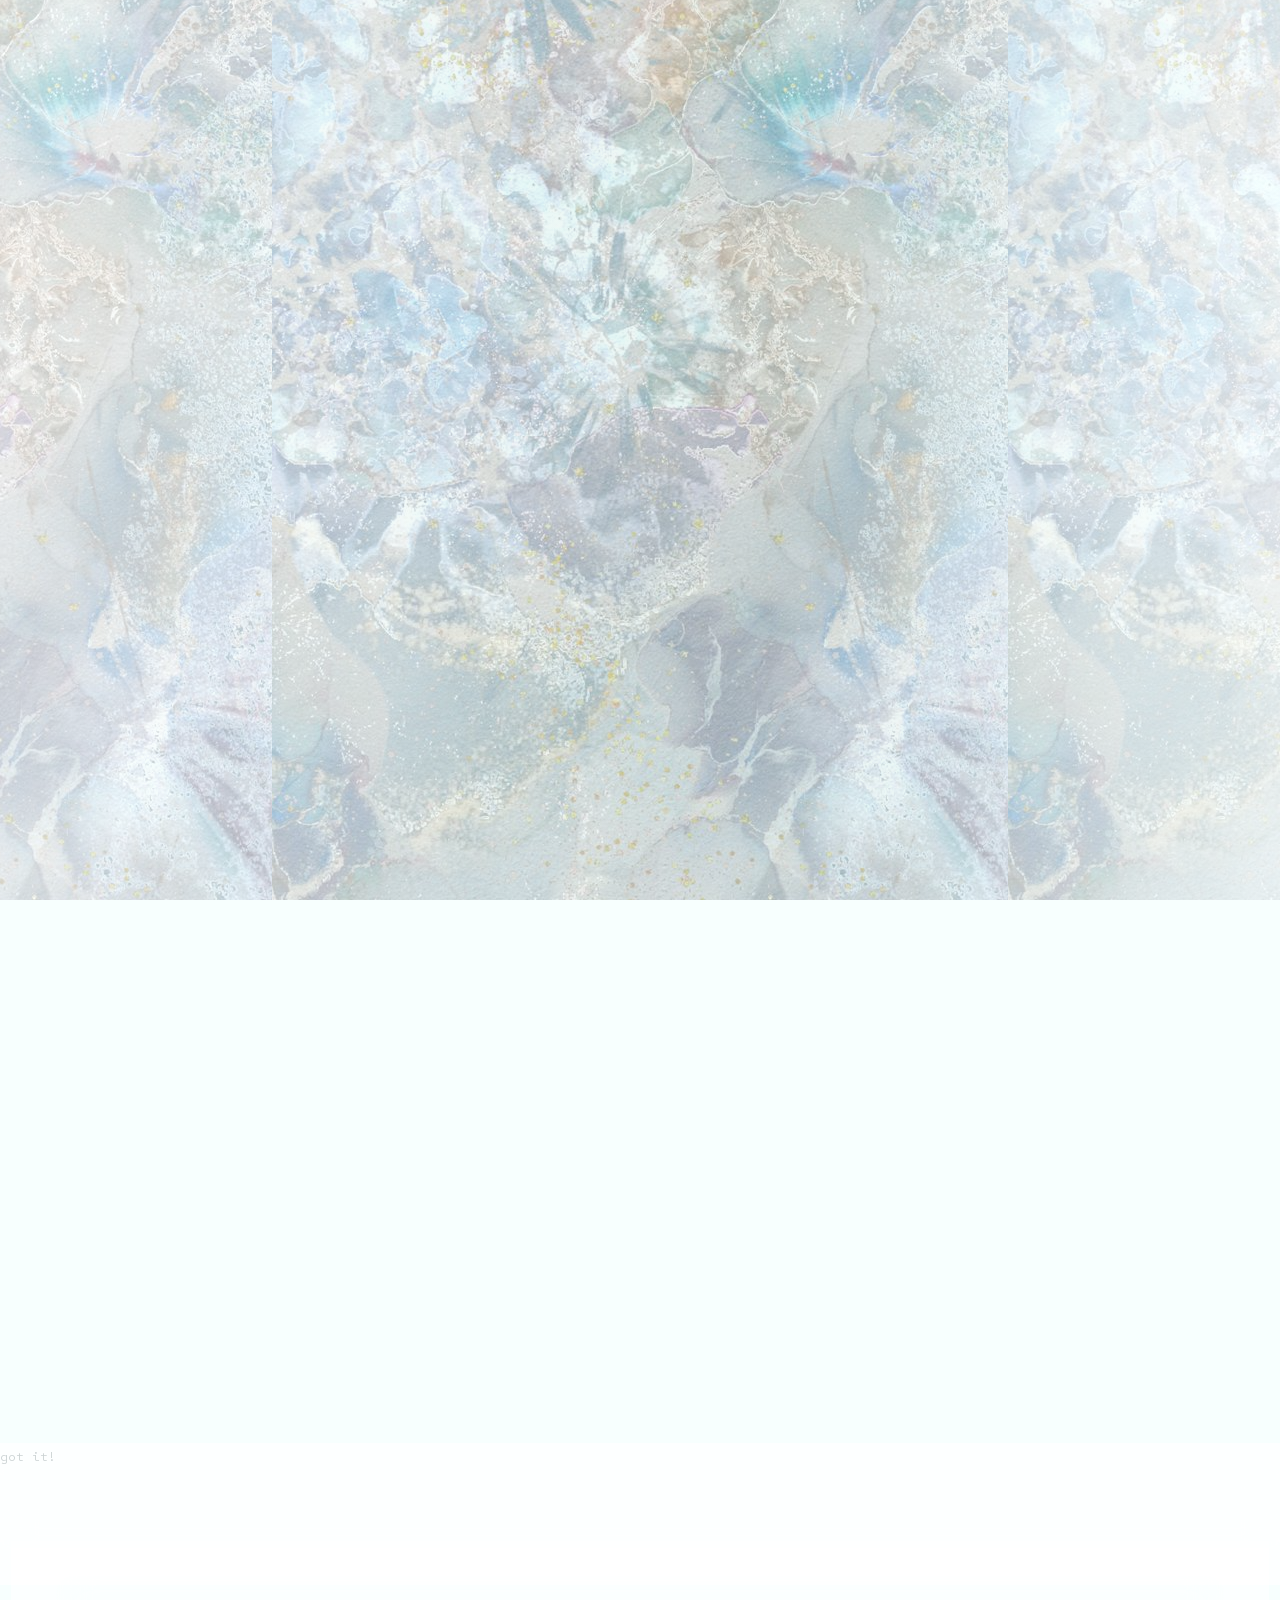
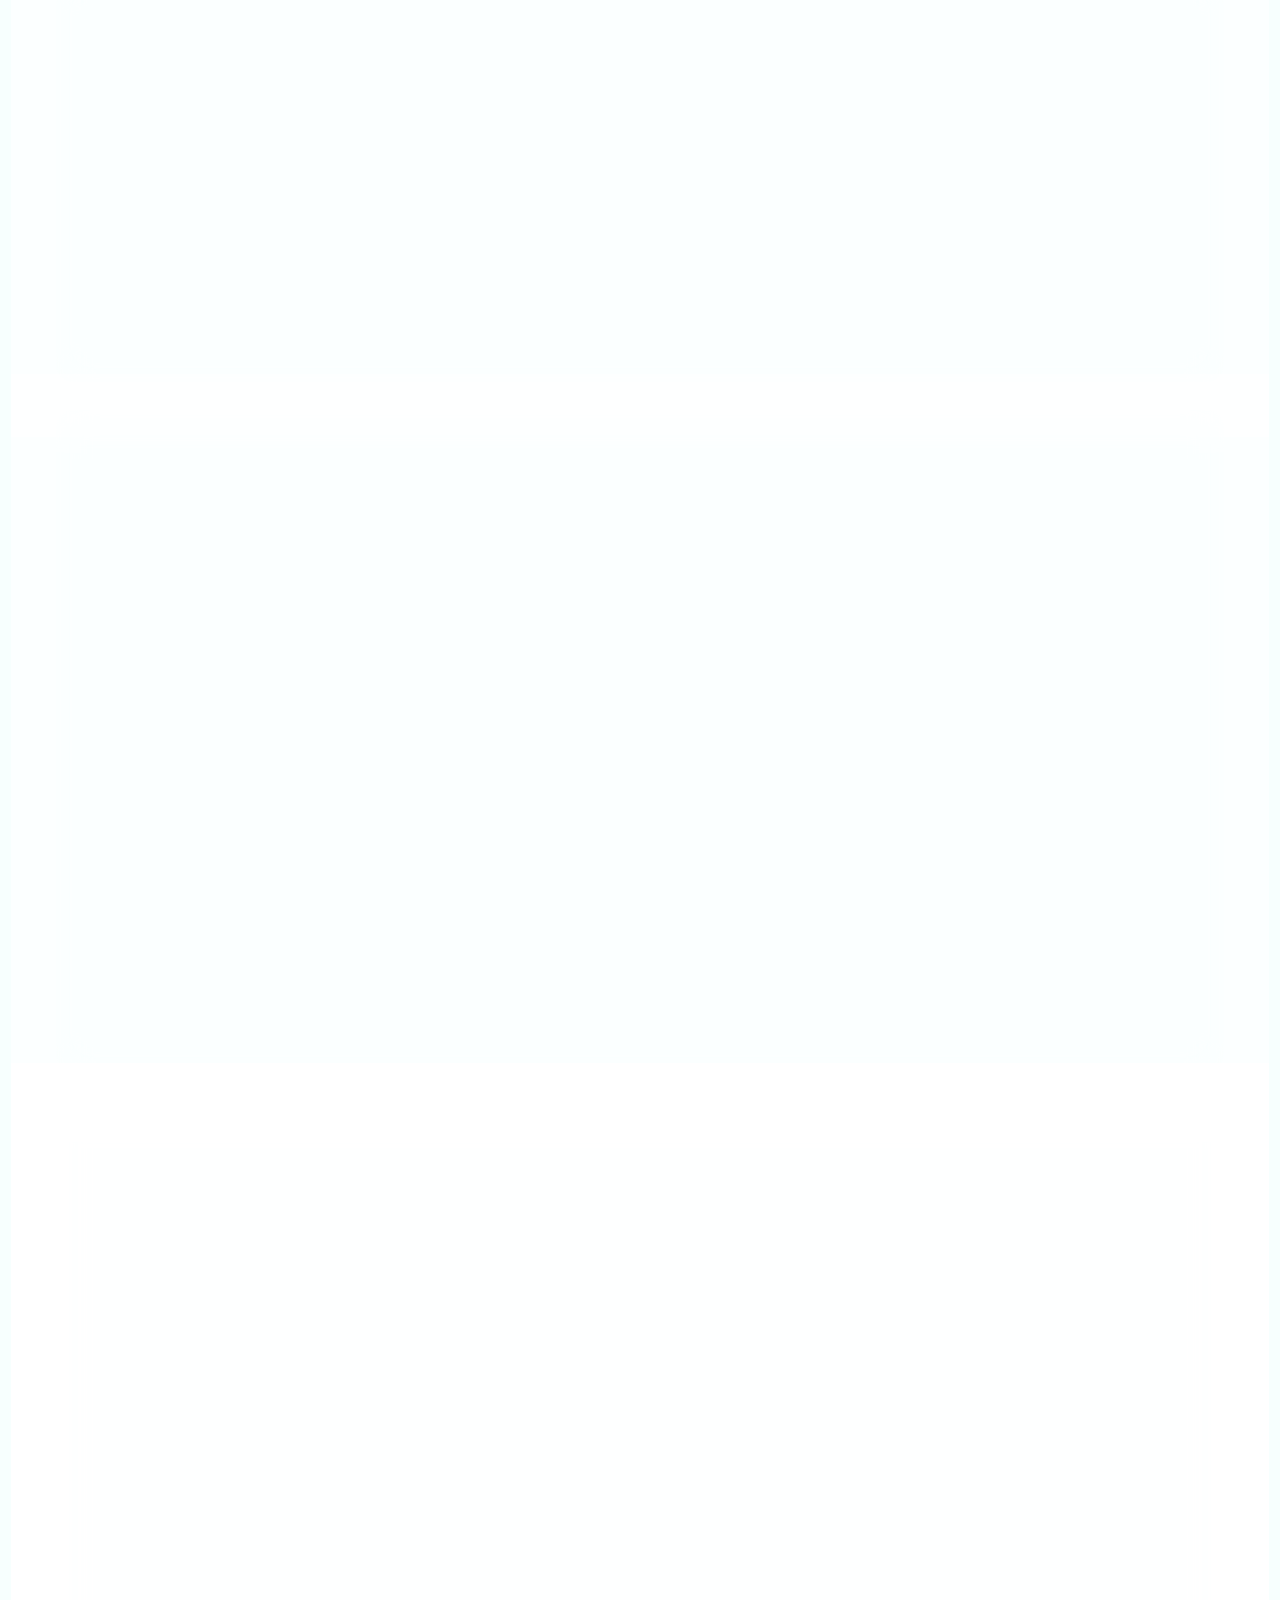
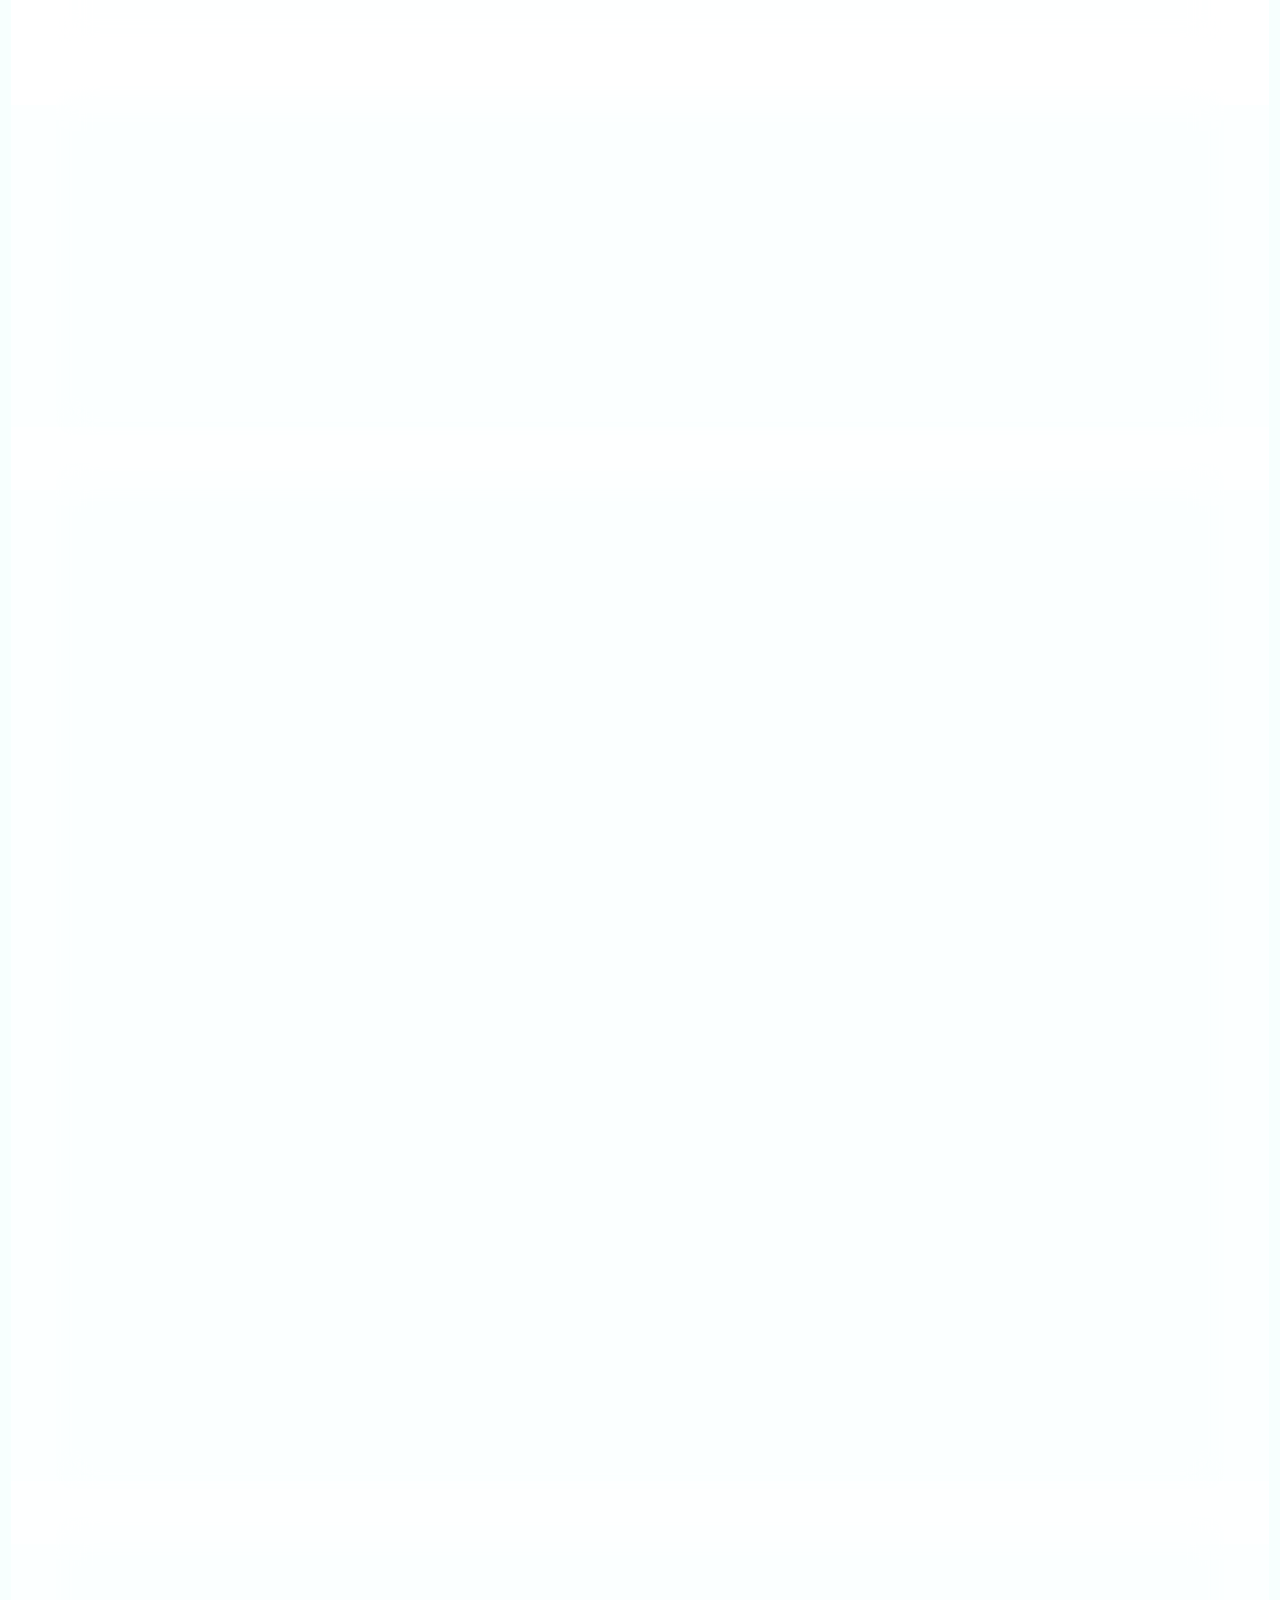
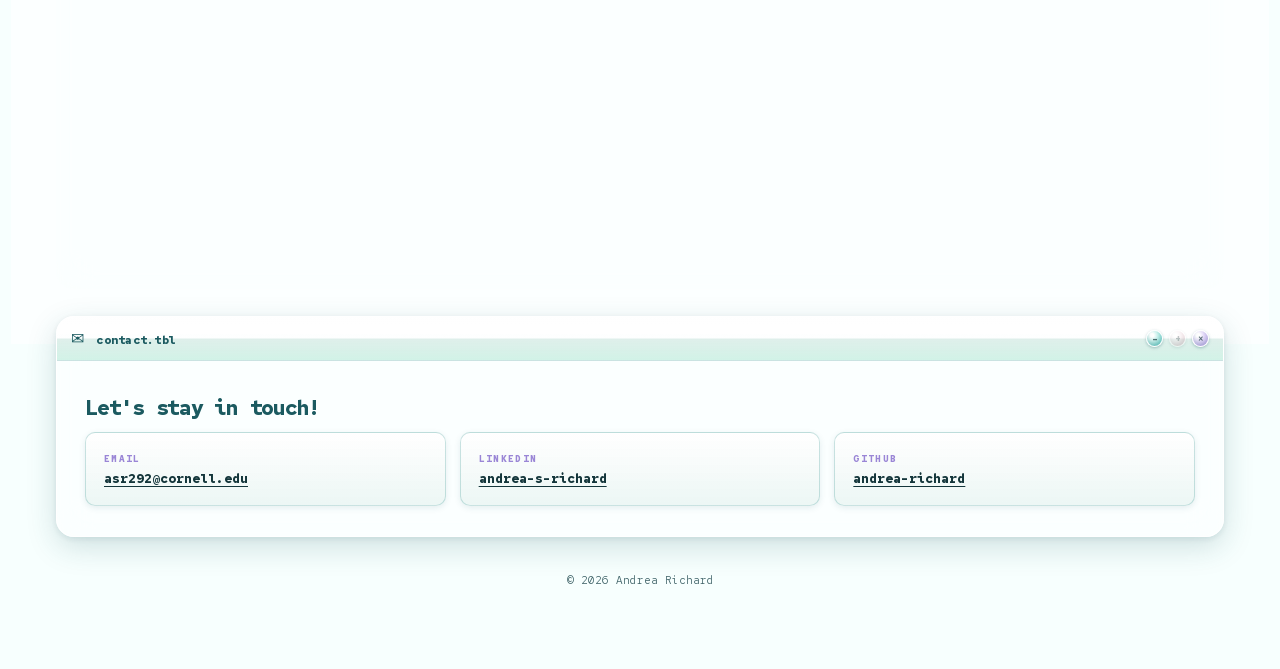
<file: index.html>
<p>
  <!doctype html>
  <html lang="en">
  <head>
    <meta charset="utf-8">
    <meta name="viewport" content="width=device-width, initial-scale=1">
    <title>Andrea Richard</title>
    <meta name="description" content="Andrea Richard — Computer Science at Cornell Engineering. AI, robotics, and software.">
    <link rel="preload" href="assets/fonts/CilantroCodeMono-Regular.woff2" as="font" type="font/woff2" crossorigin>
    <link rel="stylesheet" href="styles.css">
  </head>
  <body>
    <!-- Intro: spaceship orbits (loading), lands on the planet, planet opens to the site -->
    <div id="intro" class="intro" aria-hidden="true">
      <div class="stars"></div>
      <div class="stage">
        <div class="planet"><div class="ring back"></div><div class="globe"></div><div class="ring front"></div></div>
        <div class="orbit-path"></div>
        <div class="ship"><svg viewBox="0 0 28 44" width="28" height="44"><path class="flame" d="M10 30 14 44 18 30z" fill="#F2B26B"/><path d="M14 2c6 6 8 14 8 24H6C6 16 8 8 14 2z" fill="#F7FFFE" stroke="#5F82AE" stroke-width="1.6" stroke-linejoin="round"/><path d="M6 20 1 32l5-2zM22 20l5 12-5-2z" fill="#F4A6B8" stroke="#5F82AE" stroke-width="1.4" stroke-linejoin="round"/><circle cx="14" cy="15" r="3.4" fill="#8EC5EE" stroke="#5F82AE" stroke-width="1.4"/><path d="M8 26h12v4H8z" fill="#C9B6F0" stroke="#5F82AE" stroke-width="1.4" stroke-linejoin="round"/></svg></div>
      </div>
      <div class="intro-text">searching for landing page<span class="dots"></span></div>
    </div>

    <div class="bubbles" aria-hidden="true"><span></span><span></span><span></span><span></span><span></span></div>
  
    <!-- Desktop icons -->
      <nav class="desktop" aria-label="Desktop shortcuts">
        <a href="#home" class="dicon"><svg class="ico" viewBox="0 0 32 32" aria-hidden="true"><path d="M3 15 16 4l13 11z" fill="#F4A6B8" stroke="#5F82AE" stroke-width="2" stroke-linejoin="round" stroke-linecap="round"/><rect x="6" y="15" width="20" height="13" fill="#E6F3F0" stroke="#5F82AE" stroke-width="2" stroke-linejoin="round" stroke-linecap="round"/><rect x="13" y="19" width="6" height="9" fill="#8EC5EE" stroke="#5F82AE" stroke-width="2" stroke-linejoin="round" stroke-linecap="round"/></svg><span class="lbl">home</span></a>
        <a href="#education" class="dicon"><svg class="ico" viewBox="0 0 32 32" aria-hidden="true"><circle cx="16" cy="16" r="12" fill="#C9B6F0" stroke="#5F82AE" stroke-width="2" stroke-linejoin="round" stroke-linecap="round"/><circle cx="16" cy="16" r="7" fill="#8EC5EE" stroke="none" opacity=".7"/><circle cx="16" cy="16" r="3" fill="#F7FFFE" stroke="#5F82AE" stroke-width="2" stroke-linejoin="round" stroke-linecap="round"/></svg><span class="lbl">education</span></a>
        <a href="#experience" class="dicon"><svg class="ico" viewBox="0 0 32 32" aria-hidden="true"><rect x="6" y="5" width="20" height="23" rx="2" fill="#fff" stroke="#5F82AE" stroke-width="2" stroke-linejoin="round" stroke-linecap="round"/><path d="M11 3v5M16 3v5M21 3v5" stroke="#5F82AE" stroke-width="2" stroke-linejoin="round" stroke-linecap="round"/><path d="M10 14h12M10 19h12M10 24h7" stroke="#8EC5EE" stroke-width="2" stroke-linecap="round"/></svg><span class="lbl">experience</span></a>
        <a href="#skills" class="dicon"><svg class="ico" viewBox="0 0 32 32" aria-hidden="true"><circle cx="14" cy="14" r="8" fill="#F7FFFE" stroke="#9A86D6" stroke-width="2.5"/><path d="M20 20 28 28" stroke="#F2B26B" stroke-width="4" stroke-linecap="round"/></svg><span class="lbl">skills</span></a>
        <a href="#involvement" class="dicon"><svg class="ico" viewBox="0 0 32 32" aria-hidden="true"><path d="M9 25a6 6 0 0 1-.5-11.9A8 8 0 0 1 24 12a6.5 6.5 0 0 1 0 13z" fill="#fff" stroke="#8EC5EE" stroke-width="2" stroke-linejoin="round"/></svg><span class="lbl">involvement</span></a>
        <a href="#gallery" class="dicon"><svg class="ico" viewBox="0 0 32 32" aria-hidden="true"><path d="M3 9h9l3 3h14v15H3z" fill="#8EC5EE" stroke="#5F82AE" stroke-width="2" stroke-linejoin="round" stroke-linecap="round"/><path d="M3 15h26v12H3z" fill="#D9EDFB" stroke="#5F82AE" stroke-width="2" stroke-linejoin="round" stroke-linecap="round"/></svg><span class="lbl">gallery</span></a>
        <a href="#contact" class="dicon"><svg class="ico" viewBox="0 0 32 32" aria-hidden="true"><rect x="3" y="7" width="26" height="18" rx="2" fill="#E6F3F0" stroke="#5F82AE" stroke-width="2" stroke-linejoin="round" stroke-linecap="round"/><path d="m3 9 13 10L29 9" fill="none" stroke="#5F82AE" stroke-width="2" stroke-linejoin="round" stroke-linecap="round"/></svg><span class="lbl">contact</span></a>
      </nav>
  
    <div class="wrap">
  
      <!-- HOME -->
      <header id="home" class="window hero">
        <div class="titlebar">
          <span class="glyph">❖</span><span class="title">welcome.exe</span>
          <span class="orbs"><button type="button" class="orb min" data-glyph="–" aria-label="Minimize window" title="Minimize"></button><button type="button" class="orb restore" data-glyph="+" aria-label="Reopen window" title="Reopen" disabled></button><button type="button" class="orb close" data-glyph="×" aria-label="Close window" title="Close"></button></span>
        </div>
        <div class="window-body">
          <div>
            <!-- <p class="eyebrow">Computer Science · Cornell Engineering</p> -->
            <h1>Andrea Richard</h1>
            <p class="tagline">Great to meet you!
              I'm currently a senior at Cornell University intending to pursue a Master's of Engineering in Computer Science, with a cybersecurity focus.
              I'm interested in quantum computing, cybersecurity, machine learning, data science, and robotics. Outside of computer science, I also take courses in finance, astronomy and archaeology.
            </p>
            <p class="tagline">I have experience in development across the fullstack, AI tooling, and teaching robotics concepts. I enjoy building software that targets real-world problems and learning new technologies. I'm open to working in any industry!</p>
            <!-- <p class="blurb">Intro blurb placeholder — two or three sentences on who you are, what you build, and what you're looking for next.</p> -->
            <!-- <div class="chips">
              <span class="chip">B.S. May 2027</span>
              <span class="chip lav">M.Eng. Dec 2027</span>
              <span class="chip">Machine Learning</span>
              <span class="chip rose">Robotics</span>
              <span class="chip amb">Cybersecurity</span>
            </div> -->
          </div>
          <div class="portrait"><img src="assets/pfp.jpg" alt="Portrait of Andrea Richard"></div>
        </div>
      </header>
  
      <!-- EDUCATION -->
      <section id="education" class="window">
        <div class="titlebar">
          <span class="glyph">🎓</span><span class="title">education.tbl</span>
          <span class="orbs"><button type="button" class="orb min" data-glyph="–" aria-label="Minimize window" title="Minimize"></button><button type="button" class="orb restore" data-glyph="+" aria-label="Reopen window" title="Reopen" disabled></button><button type="button" class="orb close" data-glyph="×" aria-label="Close window" title="Close"></button></span>
        </div>
        <div class="window-body">
          <h2>Education</h2>
          <p class="section-lede">Cornell University · College of Engineering · Ithaca, New York</p>
  
          <div class="table-scroll">
            <table class="data">
              <thead>
                <tr><th>Degree</th><th>Expected</th></tr>
              </thead>
              <tbody>
                <tr>
                  <td data-label="Degree"><h3>B.S., Computer Science</h3></td>
                  <!-- <td data-label="Focus">College of Engineering</td> -->
                  <td data-label="Expected" class="when">May 2027</td>
                </tr>
                <tr>
                  <td data-label="Degree"><h3>Intended M.Eng., Computer Science</h3></td>
                  <!-- <td data-label="Focus">Accelerated master's program</td> -->
                  <td data-label="Expected" class="when">Dec 2027</td>
                </tr>
              </tbody>
            </table>
          </div>
  
          <h3 style="margin:24px 0 10px">Coursework</h3>
          <div class="table-scroll">
            <table class="data kv">
              <tbody>
                <tr>
                  <th>AI &amp; Robotics</th>
                  <td><span class="pill">Machine Learning</span><span class="pill">Computer Vision</span><span class="pill">AI Reasoning &amp; Decision-Making</span><span class="pill">Foundations of Robotics</span><span class="pill">Quantum Computing (Qiskit)</span><span class="pill">AI Product &amp; Services Design</span></td>
                </tr>
                <tr>
                  <th>Software &amp; Systems</th>
                  <td><span class="pill">Data Structures &amp; Algorithms</span><span class="pill">OOP (Java)</span><span class="pill">Python</span><span class="pill">Functional Programming (OCaml)</span><span class="pill">Computer Networks</span><span class="pill">Linux/Unix</span></td>
                </tr>
                <tr>
                  <th>Data &amp; Mathematics</th>
                  <td><span class="pill">Linear Algebra</span><span class="pill">Uncertainty Analysis in Engineering</span><span class="pill">Probability &amp; Inference</span><span class="pill">Financial Data Analysis</span><span class="pill">Business Statistics</span><span class="pill">Data Science for Engineers</span><span class="pill">Mathematical Foundations of Computing</span></td>
                </tr>
                <tr>
                  <th>Upcoming</th>
                  <td><span class="pill">Spacecraft Technology &amp; Systems Architecture</span><span class="pill">Cybersecurity for Cyber-Physical &amp; Aerospace Systems</span><span class="pill">Foundations of Financial Modeling</span><span class="pill">Interactive Computer Graphics</span></td>
                </tr>
              </tbody>
            </table>
          </div>
          <!-- <p class="blurb">Education blurb placeholder — what drew you to CS, AI, and robotics.</p> -->
        </div>
      </section>
  
      <!-- EXPERIENCE -->
      <section id="experience" class="window">
        <div class="titlebar">
          <span class="glyph">💼</span><span class="title">experience.tbl</span>
          <span class="orbs"><button type="button" class="orb min" data-glyph="–" aria-label="Minimize window" title="Minimize"></button><button type="button" class="orb restore" data-glyph="+" aria-label="Reopen window" title="Reopen" disabled></button><button type="button" class="orb close" data-glyph="×" aria-label="Close window" title="Close"></button></span>
        </div>
        <div class="window-body">
          <h2>Experience</h2>
          <!-- <p class="section-lede">Teaching, internships, and what I shipped.</p> -->
  
          <div class="table-scroll">
            <table class="data">
              <thead>
                <tr><th style="width:150px">When</th><th>Role</th><th>Responsibilities</th></tr>
              </thead>
              <tbody>
                <tr>
                  <td data-label="When" class="when">Fall 2026<br>(current)</td>
                  <td data-label="Role"><h3>Foundations of Robotics Consultant</h3><span class="sub">Cornell University</span></td>
                  <td data-label="Highlights">
                    <ul>
                      <li>Weekly office hours and Ed Discussion support on ROS development, state estimation, and motion planning.</li>
                      <li>Grade simulation and hardware-in-the-loop assignments covering rigid body transformations, Jacobians, and control theory (PID, LQR, MPC).</li>
                      <li>Teach mobile robot and serial arm kinematics and real-world sensor integration.</li>
                    </ul>
                  </td>
                </tr>
                <tr>
                  <td data-label="When" class="when">Summer 2026</td>
                  <td data-label="Role"><h3>Fullstack Developer Intern</h3><span class="sub">IBM · Global Sales Division · Austin, TX</span></td>
                  <td data-label="Highlights">
                    <ul>
                      <li>Built web-based self-service event creation and editing tools in JavaScript and Carbon React, removing the need for direct database manipulation by event admins.</li>
                      <li>Optimized Airtable syncing with Mongoose by building payloads containing only edited event categories, greatly improving sync performance.</li>
                      <li>Added regex validation and safeguards for unexpected input and edge cases to keep data sync reliable.</li>
                    </ul>
                  </td>
                </tr>
                <tr>
                  <td data-label="When" class="when">Summer 2025</td>
                  <td data-label="Role"><h3>Backend Developer Intern</h3><span class="sub">IBM Training · Global Sales Division · Austin, TX</span></td>
                  <td data-label="Highlights">
                    <ul>
                      <li>Developed a chatbot for IBM Training that handles customer queries, including course requests and ServiceNow tickets.</li>
                      <li>Rebuilt a legacy recommendation engine to use course history, preferences, and past ratings.</li>
                      <li>Integrated the engine and chatbot via RESTful APIs using Flask-RESTX, documented with Swagger/OAS and deployed with Waitress.</li>
                    </ul>
                  </td>
                </tr>
              </tbody>
            </table>
          </div>
          <!-- <p class="blurb">Experience blurb placeholder — the through-line connecting teaching, AI tooling, and backend work.</p> -->
        </div>
      </section>
  
      <!-- SKILLS -->
      <section id="skills" class="window">
        <div class="titlebar">
          <span class="glyph">⚙</span><span class="title">skills.tbl</span>
          <span class="orbs"><button type="button" class="orb min" data-glyph="–" aria-label="Minimize window" title="Minimize"></button><button type="button" class="orb restore" data-glyph="+" aria-label="Reopen window" title="Reopen" disabled></button><button type="button" class="orb close" data-glyph="×" aria-label="Close window" title="Close"></button></span>
        </div>
        <div class="window-body">
          <h2>Technical Skills</h2>
          <!-- <p class="section-lede">Languages, tools, and platforms.</p> -->
  
          <div class="table-scroll">
            <table class="data kv">
              <tbody>
                <tr>
                  <th>Core Development</th>
                  <td><span class="pill">Python</span><span class="pill">Java</span><span class="pill">C</span><span class="pill">JavaScript</span><span class="pill">SQL</span><span class="pill">Rust</span><span class="pill">Julia</span><span class="pill">HTML</span><span class="pill">CSS</span><span class="pill">R</span><span class="pill">OCaml</span><span class="pill">Flask-RESTX</span><span class="pill">Git/GitHub</span><span class="pill">Linux (Ubuntu)</span></td>
                </tr>
                <tr>
                  <th>Cybersecurity &amp; Testing</th>
                  <td><span class="pill">Ghidra</span><span class="pill">Wireshark</span><span class="pill">Burp Suite</span><span class="pill">Kali Linux</span><span class="pill">Cryptography</span><span class="pill">Steganography</span></td>
                </tr>
                <tr>
                  <th>Data &amp; AI/ML</th>
                  <td><span class="pill">AWS SageMaker</span><span class="pill">IBM Watsonx.ai</span><span class="pill">Jupyter</span><span class="pill">REDCap</span><span class="pill">MongoDB</span><span class="pill">DBeaver</span></td>
                </tr>
                <tr>
                  <th>Tools &amp; Design</th>
                  <td><span class="pill">VS Code</span><span class="pill">Figma</span><span class="pill">Swagger/OAS</span><span class="pill">IBM Tools</span><span class="pill">Google Colab</span><span class="pill">RStudio</span></td>
                </tr>
              </tbody>
            </table>
          </div>
          <!-- <p class="blurb">Skills blurb placeholder — what you reach for first and what you're learning now.</p> -->
        </div>
      </section>
  
      <!-- INVOLVEMENT -->
      <section id="involvement" class="window">
        <div class="titlebar">
          <span class="glyph">☁</span><span class="title">involvement.tbl</span>
          <span class="orbs"><button type="button" class="orb min" data-glyph="–" aria-label="Minimize window" title="Minimize"></button><button type="button" class="orb restore" data-glyph="+" aria-label="Reopen window" title="Reopen" disabled></button><button type="button" class="orb close" data-glyph="×" aria-label="Close window" title="Close"></button></span>
        </div>
        <div class="window-body">
          <h2>Programs, Extra-Curriculars &amp; Projects</h2>
          <p class="section-lede">My clubs, programs, training, and projects</p>
  
          <div class="table-scroll">
            <table class="data">
              <thead>
                <tr><th style="width:130px">When</th><th>Program</th><th>Details</th></tr>
              </thead>
              <tbody>
                <tr>
                  <td data-label="When" class="when">2026 - Present</td>
                  <td data-label="Program"><h3>AWS Student Builder Group</h3><span class="sub">Founding Member · Cornell</span></td>
                  <td data-label="Details">Helped establish the club's first cohort of student builders; completed cloud fundamentals including hosting a website on AWS.</td>
                </tr>
                <tr>
                  <td data-label="When" class="when">2024 - 2026</td>
                  <td data-label="Program"><h3>Cybersecurity Club</h3><span class="sub">Cornell</span></td>
                  <td data-label="Details">Competes regularly in CTF events; trained in Linux and Kali, with weekly workshops from binary exploitation to cryptography and reverse engineering.</td>
                </tr>
                <tr>
                  <td data-label="When" class="when">2023 - 2025</td>
                  <td data-label="Program"><h3>ASCEND Scholar</h3><span class="sub">Cornell · sponsored by LinkedIn</span></td>
                  <td data-label="Details">Two-year program with mentors from LinkedIn. Team project “Skill Clustering for Workforce Development” used K-Means analysis on education and career outcomes, plus a mock interactive site for exploring job clusters by weighted skills.</td>
                </tr>
                <tr>
                  <td data-label="When" class="when">2024</td>
                  <td data-label="Program"><h3>AI-Driven Science on Supercomputers</h3><span class="sub">Argonne Leadership Computing Facility</span></td>
                  <td data-label="Details">Earned the Advanced ALCF AI for Science on Supercomputers digital badge, with hands-on time on the Polaris and Sophia systems.</td>
                </tr>
              </tbody>
            </table>
          </div>
  
          <h3 style="margin:24px 0 10px">Projects</h3>
          <div class="table-scroll">
            <table class="data">
              <thead>
                <tr><th style="width:110px">Year</th><th>Project</th><th>Details</th></tr>
              </thead>
              <tbody>
                <tr>
                  <td data-label="Year" class="when">2026</td>
                  <td data-label="Project"><h3>Hospitality Hackathon</h3><span class="sub">Cornell University<br>Sponsors: Hilton, Qualtrics, Deloitte</span></td>
                  <td data-label="Details">
                    <ul>
                      <li>Co-developed and built the dashboard for <strong>RE:SOLVE</strong>, a reinforcement-learning triage model trained on guest reviews that scores complaints for severity, guest value, and time pressure and assigns a quadrant on an Eisenhower matrix.</li>
                      <li>Ran NPV analysis on guest surveys from 44 US Hilton and DoubleTree properties plus a hotel P&amp;L to show how the system would make money, projecting a $430K NPV per hotel on a $50K investment over 10 years.</li>
                    </ul>
                  </td>
                </tr>
                <tr>
                  <td data-label="Year" class="when">2025</td>
                  <td data-label="Project"><h3>Food Hackathon</h3><span class="sub">Cornell University</span></td>
                  <td data-label="Details">
                    <ul>
                      <li>Co-developed <strong>Climetrics</strong>, a low-cost, intelligent climate control system for preventing post-harvest food spoilage during transit in developing countries. Built a prototype dashboard displaying real-time temperature/humidity data and produce sensor readings, integrating ML-based decision-making to automatically optimize conditions for detected produce.</li>
                      <li>Created a long-term business model to present to a judge panel.</li>
                    </ul>
                  </td>
                </tr>
                <tr>
                  <td data-label="Year" class="when">2024</td>
                  <td data-label="Project"><h3>Food Hackathon</h3><span class="sub">Cornell University</span></td>
                  <td data-label="Details">
                    <ul>
                      <li>Co-developed <strong>CuriCo</strong>, an AI model that generates complementary ingredient combinations from user inputs based on flavor profile and nutritional value, and built a prototype website that turns them into recipes tailored to diet, restrictions, and budget.</li>
                      <li><a href="https://tinyurl.com/4v4sceux" target="_blank" rel="noopener">Pitch Deck and Demo</a></li>
                    </ul>
                  </td>
                </tr>
                <tr>
                  <td data-label="Year" class="when">2024</td>
                  <td data-label="Project"><h3>Capture the Flag (CTF) Challenge</h3></td>
                  <td data-label="Details">
                    <ul>
                      <li>Designed and coded an HTML/CSS website encoding a Base64-encrypted flag within an image for players to discover.</li>
                    </ul>
                  </td>
                </tr>
              </tbody>
            </table>
          </div>
          <!-- <p class="blurb">Involvement blurb placeholder.</p> -->
        </div>
      </section>
  
      <!-- PROJECTS -->
      <section id="gallery" class="window">
        <div class="titlebar">
          <span class="glyph">✦</span><span class="title">gallery.tbl</span>
          <span class="orbs"><button type="button" class="orb min" data-glyph="–" aria-label="Minimize window" title="Minimize"></button><button type="button" class="orb restore" data-glyph="+" aria-label="Reopen window" title="Reopen" disabled></button><button type="button" class="orb close" data-glyph="×" aria-label="Close window" title="Close"></button></span>
        </div>
        <div class="window-body">
          <h2>Gallery</h2>
          <p class="section-lede">My personal projects and hackathon submissions</p>
  
          <div class="gallery">
            <figure class="shot art-resolve" data-embed="project/resolve.html" data-type="iframe">
              <button type="button" class="shot-btn" aria-haspopup="dialog">
                <span class="shot-bar"><i class="close"></i><b>RE:SOLVE</b><i class="zoom"></i><i class="coll"></i></span>
                <span class="shot-art"><span class="glyph-art">⚖</span></span>
              </button>
              <div class="detail" hidden>
                <h3>RE:SOLVE</h3>
                <span class="sub">2026 · Hospitality Hackathon · Cornell<br>Sponsors: Hilton, Qualtrics, Deloitte</span>
                <p>Co-built a reinforcement-learning triage model that scores guest complaints on severity, guest value, and time pressure, then places each on an Eisenhower matrix. Built a sample dashboard to display the model's output.</p>
                <p>NPV analysis across 44 Hilton and DoubleTree properties projected $430K per hotel on a $50K investment over 10 years.</p>
              </div>
            </figure>
  
            <figure class="shot art-climetrics" data-embed="project/climetrics.html" data-type="iframe">
              <button type="button" class="shot-btn" aria-haspopup="dialog">
                <span class="shot-bar"><i class="close"></i><b>Climetrics</b><i class="zoom"></i><i class="coll"></i></span>
                <span class="shot-art"><span class="glyph-art">❆</span></span>
              </button>
              <div class="detail" hidden>
                <h3>Climetrics</h3>
                <span class="sub">2025 · Food Hackathon · Cornell</span>
                <p>Low-cost, intelligent climate control for preventing post-harvest spoilage in transit in developing countries. Prototype dashboard shows real-time temperature, humidity, and produce sensor readings, with ML-based decisions that optimize conditions per produce type. Presented a long-term business model to a judge panel.</p>
                <p><em>Note: This demo has simulated data.</em></p>
              </div>
            </figure>
  
            <figure class="shot art-curico" data-embed="project/curico.png" data-type="img">
              <button type="button" class="shot-btn" aria-haspopup="dialog">
                <span class="shot-bar"><i class="close"></i><b>CuriCo</b><i class="zoom"></i><i class="coll"></i></span>
                <span class="shot-art"><span class="glyph-art">✿</span></span>
              </button>
              <div class="detail" hidden>
                <h3>CuriCo</h3>
                <span class="sub">2024 · Food Hackathon · Cornell</span>
                <p>AI model that generates complementary ingredient combinations by flavor profile and nutritional value, with a prototype site that turns them into recipes tailored to diet, restrictions, and budget.</p>
                <p><em>Note: The site has been deactivated.</em></p>
              </div>
            </figure>
  
            <figure class="shot art-ctf" data-embed="https://andrea-richard.github.io/CTF-Challenge/" data-type="iframe">
              <button type="button" class="shot-btn" aria-haspopup="dialog">
                <span class="shot-bar"><i class="close"></i><b>CTF Challenge</b><i class="zoom"></i><i class="coll"></i></span>
                <span class="shot-art"><span class="glyph-art">⚑</span></span>
              </button>
              <div class="detail" hidden>
                <h3>CTF Challenge</h3>
                <span class="sub">2024 · Capture the Flag</span>
                <p>Designed and coded an HTML/CSS website that hides a Base64-encoded flag inside an image for players to discover. Try it out below!</p>
                <p>Hint: Save the image and decode it online! You'll need both an image and Base64 decoder.</p>
              </div>
            </figure>
  
            <figure class="shot art-clusters" data-embed="project/clusterly.html" data-type="iframe">
              <button type="button" class="shot-btn" aria-haspopup="dialog">
                <span class="shot-bar"><i class="close"></i><b>ASCEND</b><i class="zoom"></i><i class="coll"></i></span>
                <span class="shot-art"><span class="glyph-art">❁</span></span>
              </button>
              <div class="detail" hidden>
                <h3>ASCEND</h3>
                <span class="sub">2023 – 2025 · ASCEND Scholar · Cornell &amp; LinkedIn</span>
                <p>Team project “Skill Clustering for Workforce Development”: K-Means analysis of education level and career outcomes, plus a mock public-facing interactive site where users explore job clusters by weighted skills and get adjacent job suggestions.</p>
              </div>
            </figure>
  
          </div>
        </div>
      </section>
  
      <!-- CONTACT -->
      <section id="contact" class="window">
        <div class="titlebar">
          <span class="glyph">✉</span><span class="title">contact.tbl</span>
          <span class="orbs"><button type="button" class="orb min" data-glyph="–" aria-label="Minimize window" title="Minimize"></button><button type="button" class="orb restore" data-glyph="+" aria-label="Reopen window" title="Reopen" disabled></button><button type="button" class="orb close" data-glyph="×" aria-label="Close window" title="Close"></button></span>
        </div>
        <div class="window-body">
          <h2>Let's stay in touch!</h2>
          <!-- <p class="section-lede">Links will be added later.</p> -->
          <div class="contact-grid">
            <div class="contact-card"><small>Email</small><a href="mailto:asr292@cornell.edu">asr292@cornell.edu</a></div>
            <div class="contact-card"><small>LinkedIn</small><a href="https://www.linkedin.com/in/andrea-s-richard/" target="_blank" rel="noopener">andrea-s-richard</a></div>
            <div class="contact-card"><small>GitHub</small><a href="https://github.com/andrea-richard" target="_blank" rel="noopener">andrea-richard</a></div>
          </div>
          <!-- <p class="blurb">Closing blurb placeholder — what kinds of opportunities or conversations you welcome.</p> -->
        </div>
      </section>
  
      <div id="empty" class="window empty" hidden>
        <div class="window-body">All windows are closed! Click any icon to reopen one.</div>
      </div>
  
      <footer>© 2026 Andrea Richard</footer>
    </div>
  
    <!-- Project viewer popup -->
    <dialog id="viewer" class="viewer" aria-labelledby="viewer-title">
      <div class="titlebar">
        <span class="glyph">✦</span><span class="title" id="viewer-title">project.exe</span>
        <span class="orbs"><button type="button" class="orb close" data-glyph="×" aria-label="Close" data-close></button></span>
      </div>
      <div class="viewer-body">
        <div class="viewer-info"></div>
        <div class="embed-frame"></div>
      </div>
    </dialog>
  
    <script>
      // Intro animation: orbit while loading, spiral down, land, planet opens
      (function () {
        var intro = document.getElementById('intro');
        if (!intro) return;
        var reduce = window.matchMedia && matchMedia('(prefers-reduced-motion: reduce)').matches;
        function finish() { intro.remove(); document.documentElement.classList.remove('intro-lock'); }
        if (reduce) { finish(); return; }
        document.documentElement.classList.add('intro-lock');

        var starBox = intro.querySelector('.stars');
        for (var i = 0; i < 90; i++) {
          var st = document.createElement('i');
          st.style.left = Math.random() * 100 + '%';
          st.style.top = Math.random() * 100 + '%';
          var sz = Math.random() * 2 + 1;
          st.style.width = st.style.height = sz + 'px';
          st.style.animationDelay = (-Math.random() * 4) + 's';
          starBox.appendChild(st);
        }

        var ship = intro.querySelector('.ship');
        var planet = intro.querySelector('.planet');
        var path = intro.querySelector('.orbit-path');
        var text = intro.querySelector('.intro-text');
        var loaded = document.readyState === 'complete';
        if (!loaded) window.addEventListener('load', function () { loaded = true; });

        var MIN_ORBIT = 1500, DESCEND = 900, LAND = 500, OPEN = 750;
        var R, pr;
        function measure() {
          pr = planet.offsetWidth / 2;
          R = Math.max(Math.min(innerWidth, innerHeight) * 0.3, pr + 60);
          path.style.width = path.style.height = (R * 2) + 'px';
        }
        measure();
        addEventListener('resize', measure);

        var ease = function (t) { return t < .5 ? 2 * t * t : 1 - Math.pow(-2 * t + 2, 2) / 2; };
        var angle = -Math.PI / 2, last = performance.now(), start = last;
        var phase = 'orbit', phaseStart = last, skipped = false;
        intro.addEventListener('click', function () { skipped = true; });

        function place(a, r, scale) {
          var x = Math.cos(a) * r, y = Math.sin(a) * r;
          ship.style.transform = 'translate(' + x + 'px,' + y + 'px) rotate(' + (a * 180 / Math.PI + 180) + 'deg) scale(' + scale + ')';
        }
        function setHole(r) {
          var m = 'radial-gradient(circle at 50% 50%, transparent ' + r + 'px, #000 ' + (r + 1.5) + 'px)';
          intro.style.webkitMaskImage = intro.style.maskImage = m;
        }

        function frame(now) {
          var dt = Math.min(now - last, 50); last = now;
          var t = now - phaseStart;
          if (skipped && phase !== 'open') {
            phase = 'open'; phaseStart = now; t = 0;
            ship.style.opacity = 0; text.classList.add('hide'); path.classList.add('hide');
          }

          if (phase === 'orbit') {
            angle += dt * 0.0042;
            place(angle, R, 1);
            if (now - start > MIN_ORBIT && loaded) { phase = 'descend'; phaseStart = now; text.textContent = 'got it!'; path.classList.add('hide'); }
          } else if (phase === 'descend') {
            
            var k = Math.min(t / DESCEND, 1), e = ease(k);
            angle += dt * (0.0042 - 0.0022 * e);
            place(angle, R + (pr * 0.78 - R) * e, 1 - 0.65 * e);
            if (k >= 1) { phase = 'land'; phaseStart = now; ship.classList.add('landed'); planet.classList.add('thud'); }
          } else if (phase === 'land') {
            if (t >= LAND) { phase = 'open'; phaseStart = now; ship.style.opacity = 0; text.classList.add('hide'); }
          } else if (phase === 'open') {
            var k2 = Math.min(t / OPEN, 1), maxR = Math.hypot(innerWidth, innerHeight) / 2 + 20;
            setHole(pr * 0.6 + (maxR - pr * 0.6) * k2 * k2 * k2);
            if (k2 >= 1) { finish(); return; }
          }
          requestAnimationFrame(frame);
        }
        requestAnimationFrame(frame);
      })();

      // Project gallery popup with embedded work
      (function () {
        var dlg = document.getElementById('viewer');
        var info = dlg.querySelector('.viewer-info');
        var frame = dlg.querySelector('.embed-frame');
        var title = document.getElementById('viewer-title');
        document.querySelectorAll('.shot').forEach(function (shot) {
          shot.querySelector('.shot-btn').addEventListener('click', function () {
            info.innerHTML = shot.querySelector('.detail').innerHTML;
            title.textContent = shot.querySelector('.shot-bar b').textContent;
            var src = shot.dataset.embed;
            frame.innerHTML = '';
            var el = document.createElement(shot.dataset.type === 'img' ? 'img' : 'iframe');
            el.src = src;
            if (el.tagName === 'IFRAME') { el.title = title.textContent; el.loading = 'lazy'; } else { el.alt = title.textContent; }
            frame.appendChild(el);
            dlg.showModal();
          });
        });
        dlg.addEventListener('click', function (e) {
          if (e.target === dlg || e.target.hasAttribute('data-close')) dlg.close();
        });
        dlg.addEventListener('close', function () { frame.innerHTML = ''; }); // stop embeds when closed
      })();
  
      // Desktop icons: click selects, then opens (reopens a closed window and jumps to it)
      (function () {
        document.querySelectorAll('.dicon').forEach(function (a) {
          a.addEventListener('click', function () {
            document.querySelectorAll('.dicon.sel').forEach(function (s) { s.classList.remove('sel'); });
            a.classList.add('sel');
            var w = document.getElementById(a.getAttribute('href').slice(1));
            if (w) { w.classList.remove('closed'); if (w.setMin) w.setMin(false); }
          });
        });
        document.addEventListener('click', function (e) {
          if (!e.target.closest('.dicon')) document.querySelectorAll('.dicon.sel').forEach(function (s) { s.classList.remove('sel'); });
        });
      })();
  
      // Window controls: minimize collapses the body, close hides the window.
      // Clicking its desktop icon reopens a closed window.
      (function () {
        var wins = Array.prototype.slice.call(document.querySelectorAll('.window[id]:not(.empty)'));
        var empty = document.getElementById('empty');
        function refreshEmpty() {
          empty.hidden = wins.some(function (w) { return !w.classList.contains('closed'); });
        }
        wins.forEach(function (w) {
          var minBtn = w.querySelector('.orb.min');
          var restoreBtn = w.querySelector('.orb.restore');
          function setMin(min) {
            w.classList.toggle('minimized', min);
            minBtn.disabled = min;
            restoreBtn.disabled = !min;
          }
          w.setMin = setMin;
          minBtn.addEventListener('click', function () { setMin(true); });
          restoreBtn.addEventListener('click', function () { setMin(false); });
          w.querySelector('.orb.close').addEventListener('click', function () {
            w.classList.add('closed');
            refreshEmpty();
          });
        });
        document.querySelectorAll('.dicon').forEach(function (a) {
          a.addEventListener('click', refreshEmpty);
        });
      })();
    </script>
  </body>
  </html>
</p>
</file>
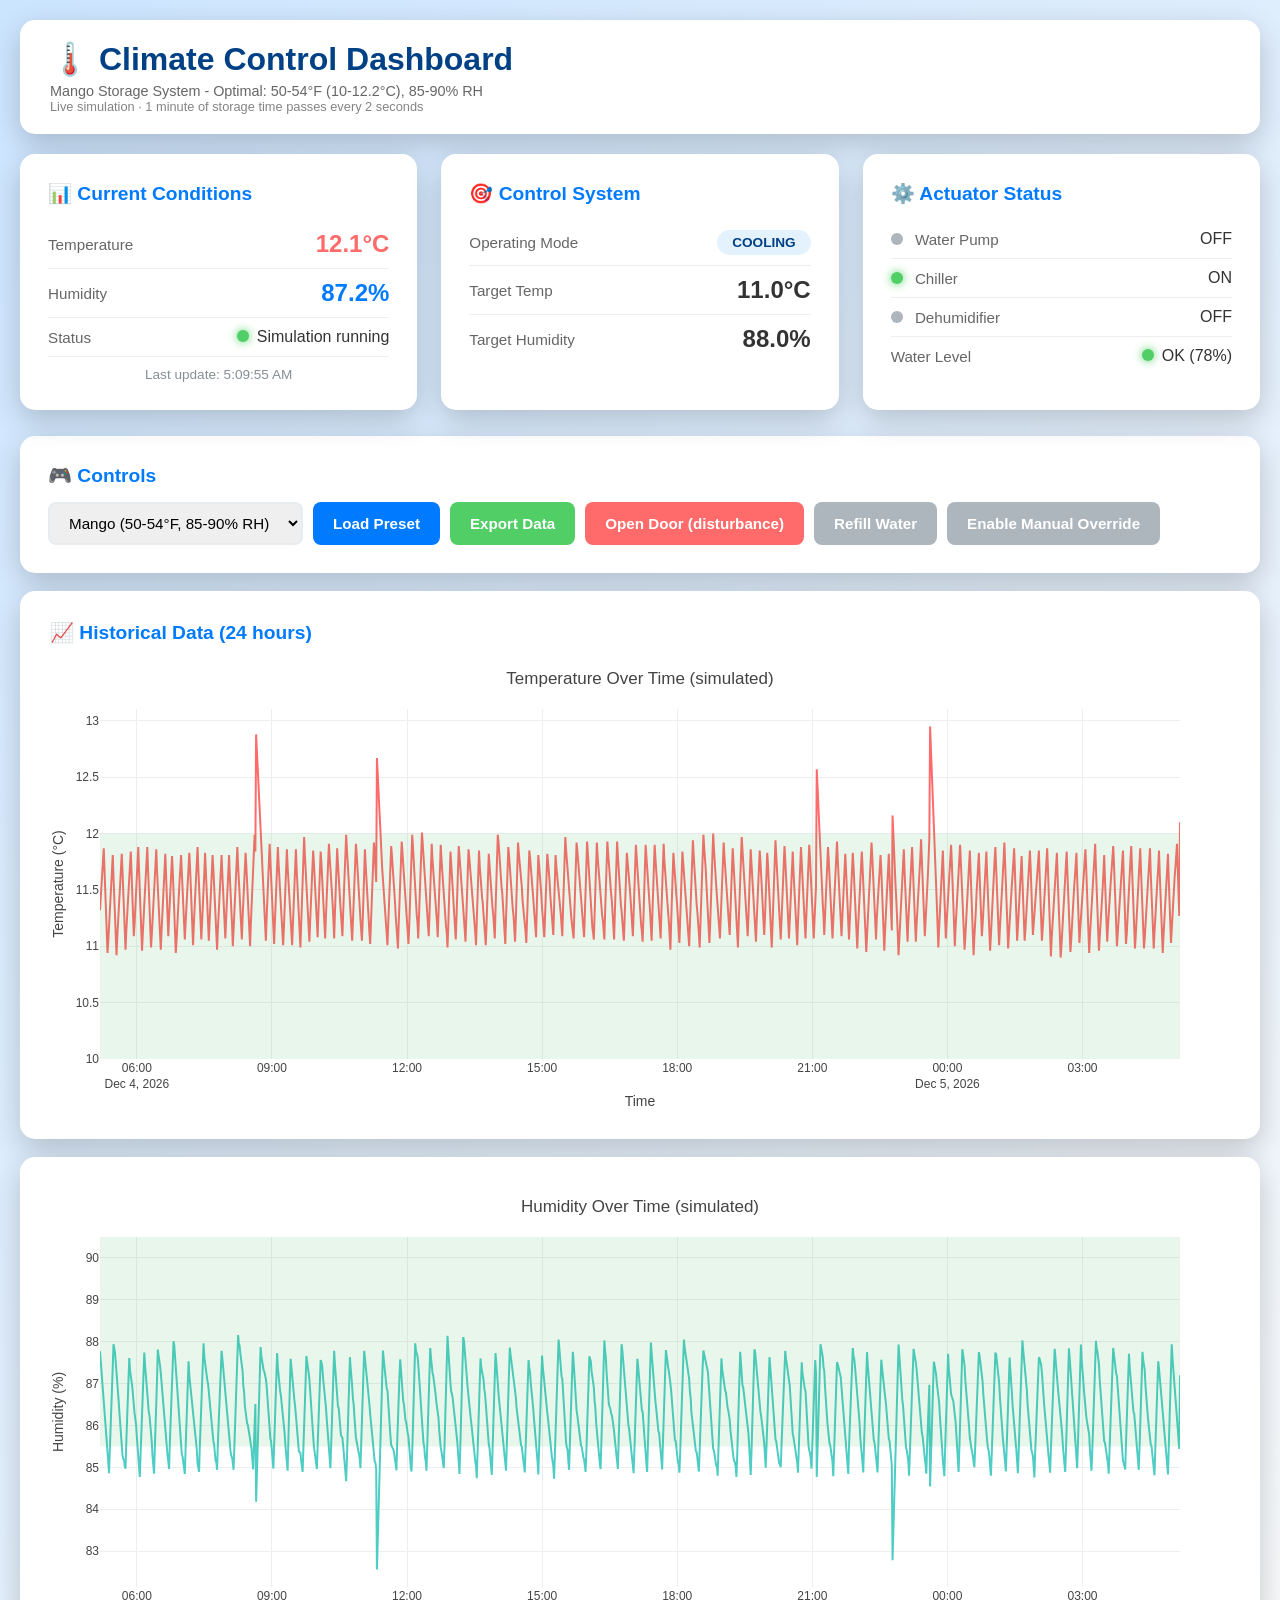
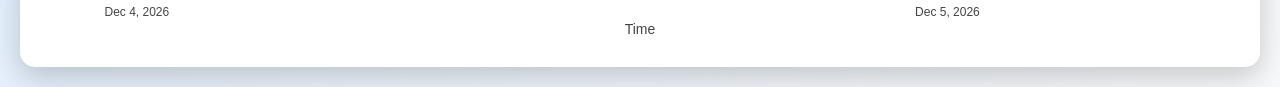
<file: project/climetrics.html>
<!DOCTYPE html>
<html lang="en">
<head>
    <meta charset="UTF-8">
    <meta name="viewport" content="width=device-width, initial-scale=1.0">
    <title>Climate Control Dashboard</title>
    <script src="https://cdn.plot.ly/plotly-2.26.0.min.js"></script>
    <style>
        * {
            margin: 0;
            padding: 0;
            box-sizing: border-box;
        }

        body {
            font-family: 'Segoe UI', Tahoma, Geneva, Verdana, sans-serif;
            background: linear-gradient(135deg, #cce5ff, #f8f9fa);
            color: #333;
            padding: 20px;
            min-height: 100vh;
        }

        .container {
            max-width: 1400px;
            margin: 0 auto;
        }

        header {
            background: white;
            padding: 20px 30px;
            border-radius: 15px;
            box-shadow: 0 10px 30px rgba(0,0,0,0.2);
            margin-bottom: 20px;
        }

        h1 {
            color: #004085;
            font-size: 2em;
            margin-bottom: 5px;
        }

        .subtitle {
            color: #666;
            font-size: 0.9em;
        }

        .grid {
            display: grid;
            grid-template-columns: repeat(auto-fit, minmax(320px, 1fr));
            gap: 24px; /* increased spacing between cards */
            margin-bottom: 26px;
        }

        .card {
            background: white;
            border-radius: 15px;
            padding: 28px; /* slightly more breathing room */
            box-shadow: 0 10px 30px rgba(0,0,0,0.2);
            transition: transform 0.3s ease;
        }

        .card:hover {
            transform: translateY(-5px);
        }

        .card-title {
            font-size: 1.2em;
            color: #007bff;
            margin-bottom: 15px;
            font-weight: 600;
        }

        .metric {
            display: flex;
            justify-content: space-between;
            align-items: center;
            padding: 10px 0;
            border-bottom: 1px solid #eee;
        }

        .metric:last-child {
            border-bottom: none;
        }

        .metric-label {
            color: #666;
            font-size: 0.95em;
        }

        .metric-value {
            font-size: 1.5em;
            font-weight: 600;
            color: #333;
        }

        .metric-value.temp {
            color: #ff6b6b;
        }

        .metric-value.humidity {
            color: #007bff;
        }

        .status-indicator {
            display: inline-block;
            width: 12px;
            height: 12px;
            border-radius: 50%;
            margin-right: 8px;
        }

        .status-on {
            background: #51cf66;
            box-shadow: 0 0 10px #51cf66;
        }

        .status-off {
            background: #adb5bd;
        }

        .status-warning {
            background: #ffd43b;
            box-shadow: 0 0 10px #ffd43b;
        }

        .status-error {
            background: #ff6b6b;
            box-shadow: 0 0 10px #ff6b6b;
        }

        .mode-badge {
            display: inline-block;
            padding: 5px 15px;
            border-radius: 20px;
            font-size: 0.85em;
            font-weight: 600;
            text-transform: uppercase;
        }

        .mode-idle {
            background: #e9ecef;
            color: #495057;
        }

        .mode-evaporative {
            background: #cce5ff;
            color: #007bff;
        }

        .mode-chiller {
            background: #e3f2fd;
            color: #004085;
        }

        .mode-dehumidify {
            background: #fff3bf;
            color: #e67700;
        }

        .mode-emergency {
            background: #ffe0e0;
            color: #c92a2a;
        }

        .chart-container {
            grid-column: 1 / -1;
            background: white;
            border-radius: 15px;
            padding: 30px;
            box-shadow: 0 10px 30px rgba(0,0,0,0.2);
            margin-top: 18px; /* space above charts */
        }

        .controls {
            display: flex;
            gap: 10px;
            flex-wrap: wrap;
            margin-top: 15px;
        }

        button {
            padding: 10px 20px;
            border: none;
            border-radius: 8px;
            font-size: 0.95em;
            font-weight: 600;
            cursor: pointer;
            transition: all 0.3s ease;
        }

        .btn-primary {
            background: #007bff;
            color: white;
        }

        .btn-primary:hover {
            background: #0056b3;
        }

        .btn-success {
            background: #51cf66;
            color: white;
        }

        .btn-success:hover {
            background: #40c057;
        }

        .btn-danger {
            background: #ff6b6b;
            color: white;
        }

        .btn-danger:hover {
            background: #fa5252;
        }

        .btn-secondary {
            background: #adb5bd;
            color: white;
        }

        .btn-secondary:hover {
            background: #868e96;
        }

        select {
            padding: 10px 15px;
            border: 2px solid #e9ecef;
            border-radius: 8px;
            font-size: 0.95em;
            cursor: pointer;
        }

        .toggle-switch {
            display: inline-flex;
            align-items: center;
            gap: 10px;
        }

        .switch {
            position: relative;
            width: 50px;
            height: 26px;
            background: #adb5bd;
            border-radius: 13px;
            cursor: pointer;
            transition: 0.3s;
        }

        .switch.active {
            background: #51cf66;
        }

        .switch::after {
            content: '';
            position: absolute;
            width: 20px;
            height: 20px;
            background: white;
            border-radius: 50%;
            top: 3px;
            left: 3px;
            transition: 0.3s;
        }

        .switch.active::after {
            left: 27px;
        }

        .alert {
            padding: 15px 20px;
            border-radius: 10px;
            margin-bottom: 20px;
            display: none;
        }

        .alert.show {
            display: block;
        }

        .alert-info {
            background: #d0ebff;
            color: #1971c2;
            border-left: 4px solid #1971c2;
        }

        .alert-warning {
            background: #fff3bf;
            color: #e67700;
            border-left: 4px solid #e67700;
        }

        .alert-error {
            background: #ffe0e0;
            color: #c92a2a;
            border-left: 4px solid #c92a2a;
        }

        .timestamp {
            color: #868e96;
            font-size: 0.85em;
            margin-top: 10px;
            text-align: center;
        }

        @media (max-width: 768px) {
            .grid {
                grid-template-columns: 1fr;
            }
        }
    </style>
</head>
<body>
    <div class="container">
        <header>
            <h1>🌡️ Climate Control Dashboard</h1>
            <p class="subtitle">Mango Storage System - Optimal: 50-54°F (10-12.2°C), 85-90% RH</p>
            <p class="subtitle" style="font-size:.8em;opacity:.8">Live simulation · 1 minute of storage time passes every 2 seconds</p>
        </header>

        <div id="alert" class="alert"></div>

        <div class="grid">
            <!-- Sensor Readings Card -->
            <div class="card">
                <div class="card-title">📊 Current Conditions</div>
                <div class="metric">
                    <span class="metric-label">Temperature</span>
                    <span class="metric-value temp" id="temperature">--°C</span>
                </div>
                <div class="metric">
                    <span class="metric-label">Humidity</span>
                    <span class="metric-value humidity" id="humidity">--%</span>
                </div>
                <div class="metric">
                    <span class="metric-label">Status</span>
                    <span id="connection-status">
                        <span class="status-indicator status-off"></span>
                        Connecting...
                    </span>
                </div>
                <div class="timestamp" id="last-update">Last update: --</div>
            </div>

            <!-- Control Mode Card -->
            <div class="card">
                <div class="card-title">🎯 Control System</div>
                <div class="metric">
                    <span class="metric-label">Operating Mode</span>
                    <span class="mode-badge mode-idle" id="mode">IDLE</span>
                </div>
                <div class="metric">
                    <span class="metric-label">Target Temp</span>
                    <span class="metric-value" id="target-temp">5.0°C</span>
                </div>
                <div class="metric">
                    <span class="metric-label">Target Humidity</span>
                    <span class="metric-value" id="target-humidity">90.0%</span>
                </div>
            </div>

            <!-- Actuator Status Card -->
            <div class="card">
                <div class="card-title">⚙️ Actuator Status</div>
                <div class="metric">
                    <span class="metric-label">
                        <span class="status-indicator status-off" id="pump-indicator"></span>
                        Water Pump
                    </span>
                    <span id="pump-state">OFF</span>
                </div>
                <div class="metric">
                    <span class="metric-label">
                        <span class="status-indicator status-off" id="chiller-indicator"></span>
                        Chiller
                    </span>
                    <span id="chiller-state">OFF</span>
                </div>
                <div class="metric">
                    <span class="metric-label">
                        <span class="status-indicator status-off" id="dehumidifier-indicator"></span>
                        Dehumidifier
                    </span>
                    <span id="dehumidifier-state">OFF</span>
                </div>
                <div class="metric">
                    <span class="metric-label">Water Level</span>
                    <span id="water-level">
                        <span class="status-indicator status-on"></span>
                        OK
                    </span>
                </div>
            </div>
        </div>

        <!-- Controls Card -->
        <div class="card">
            <div class="card-title">🎮 Controls</div>
            <div class="controls">
                <select id="preset-selector">
                    <option value="">Select Produce Type...</option>
                    <option value="mango" selected>Mango (50-54°F, 85-90% RH)</option>
                    <option value="leafy_greens">Leafy Greens</option>
                    <option value="berries">Berries</option>
                    <option value="tomatoes">Tomatoes</option>
                    <option value="citrus">Citrus</option>
                </select>
                <button class="btn-primary" onclick="loadPreset()">Load Preset</button>
                <button class="btn-success" onclick="exportData()">Export Data</button>
                <button class="btn-danger" onclick="openDoor()">Open Door (disturbance)</button>
                <button class="btn-secondary" onclick="refillWater()">Refill Water</button>
                <button class="btn-secondary" onclick="toggleManualOverride()">
                    <span id="override-text">Enable Manual Override</span>
                </button>
            </div>
            <div id="manual-controls" style="display: none; margin-top: 15px; padding-top: 15px; border-top: 2px solid #e9ecef;">
                <div class="controls">
                    <div class="toggle-switch">
                        <span>Pump:</span>
                        <div class="switch" id="pump-switch" onclick="toggleActuator('pump')"></div>
                    </div>
                    <div class="toggle-switch">
                        <span>Chiller:</span>
                        <div class="switch" id="chiller-switch" onclick="toggleActuator('chiller')"></div>
                    </div>
                    <div class="toggle-switch">
                        <span>Dehumidifier:</span>
                        <div class="switch" id="dehumidifier-switch" onclick="toggleActuator('dehumidifier')"></div>
                    </div>
                </div>
            </div>
        </div>

        <!-- Charts -->
        <div class="chart-container">
            <div class="card-title">📈 Historical Data (24 hours)</div>
            <div id="temperature-chart"></div>
        </div>

        <div class="chart-container">
            <div id="humidity-chart"></div>
        </div>
    </div>

    <script>
        // ---------------------------------------------------------------
        // Self-contained simulation (no backend): a small thermal/humidity
        // model of a mango storage room with bang-bang (hysteresis) control.
        // 1 simulation tick = 1 simulated minute = 2 real seconds.
        // ---------------------------------------------------------------
        const PRESETS = {
            mango:        { name: 'Mango',        temp: 11.0, hum: 88, label: 'Mango Storage System - Optimal: 50-54°F (10-12.2°C), 85-90% RH' },
            leafy_greens: { name: 'Leafy Greens', temp: 1.0,  hum: 95, label: 'Leafy Greens Storage - Optimal: ~34°F (1°C), 95% RH' },
            berries:      { name: 'Berries',      temp: 1.0,  hum: 92, label: 'Berry Storage - Optimal: ~34°F (1°C), 90-95% RH' },
            tomatoes:     { name: 'Tomatoes',     temp: 13.0, hum: 90, label: 'Tomato Storage - Optimal: ~55°F (13°C), 85-95% RH' },
            citrus:       { name: 'Citrus',       temp: 8.0,  hum: 90, label: 'Citrus Storage - Optimal: ~46°F (8°C), 85-90% RH' }
        };
        const AMBIENT_AVG = 25, AMBIENT_SWING = 4, AMBIENT_HUM = 62;
        const MAX_POINTS = 1440;            // 24 h of 1-minute samples

        // Hardcoded "current conditions" shown on first load
        const INITIAL = { temp: 12.1, hum: 87.2, water: 78, chiller: true, pump: false, dehumidifier: false };

        // Seeded RNG so the pre-generated history is the same every load
        function mulberry32(a) {
            return function () {
                a |= 0; a = a + 0x6D2B79F5 | 0;
                let t = Math.imul(a ^ a >>> 15, 1 | a);
                t = t + Math.imul(t ^ t >>> 7, 61 | t) ^ t;
                return ((t ^ t >>> 14) >>> 0) / 4294967296;
            };
        }
        let rand = mulberry32(2025);
        const noise = (s) => (rand() - 0.5) * 2 * s;

        const state = {
            preset: 'mango',
            target: { temperature: PRESETS.mango.temp, humidity: PRESETS.mango.hum },
            temp: INITIAL.temp, hum: INITIAL.hum, water: INITIAL.water,
            act: { pump: INITIAL.pump, chiller: INITIAL.chiller, dehumidifier: INITIAL.dehumidifier },
            manual: false,
            time: new Date(),
            hist: { t: [], temp: [], hum: [] }
        };

        function ambientTemp(date) {
            const h = date.getHours() + date.getMinutes() / 60;
            return AMBIENT_AVG + AMBIENT_SWING * Math.sin((h - 9) / 24 * 2 * Math.PI);   // warmest mid-afternoon
        }

        // Hysteresis controller
        function control(s) {
            const a = s.act, T = s.temp, H = s.hum, tt = s.target.temperature, th = s.target.humidity;
            if (!a.chiller && T > tt + 0.8) a.chiller = true;
            else if (a.chiller && T < tt + 0.1) a.chiller = false;
            if (!a.pump && H < th - 3 && s.water > 5) a.pump = true;
            else if (a.pump && (H > th - 0.5 || s.water <= 5)) a.pump = false;
            if (!a.dehumidifier && H > th + 4) a.dehumidifier = true;
            else if (a.dehumidifier && H < th + 1) a.dehumidifier = false;
        }

        // Physics for one simulated minute
        function physics(s) {
            const amb = ambientTemp(s.time);
            s.temp += 0.012 * (amb - s.temp) + noise(0.04);       // heat leak from outside
            s.hum  += 0.010 * (AMBIENT_HUM - s.hum) + noise(0.12);
            if (s.act.chiller) { s.temp -= 0.30; s.hum += 0.10; } // cooling slightly raises RH
            if (s.act.pump) { s.hum += 0.75; s.water = Math.max(0, s.water - 0.12); }
            if (s.act.dehumidifier) { s.hum -= 0.85; s.temp += 0.03; }
            s.hum = Math.min(100, Math.max(20, s.hum));
        }

        function pushHistory(s) {
            const h = s.hist;
            h.t.push(new Date(s.time)); h.temp.push(+s.temp.toFixed(2)); h.hum.push(+s.hum.toFixed(2));
            if (h.t.length > MAX_POINTS) { h.t.shift(); h.temp.shift(); h.hum.shift(); }
        }

        function tick(s) {
            s.time = new Date(s.time.getTime() + 60000);
            if (!s.manual) control(s);
            physics(s);
            pushHistory(s);
            // occasional random door-open disturbance
            if (rand() < 0.002) { s.temp += 1.2; s.hum -= 3; }
        }

        // Pre-generate 24 h of history ending now, then pin the hardcoded current values
        (function seedHistory() {
            const end = new Date();
            const s = {
                temp: 11.2, hum: 88, water: 90, target: state.target, manual: false,
                act: { pump: false, chiller: false, dehumidifier: false },
                time: new Date(end.getTime() - MAX_POINTS * 60000), hist: state.hist
            };
            for (let i = 0; i < MAX_POINTS - 1; i++) tick(s);
            state.time = end;
            state.hist.t.push(new Date(end)); state.hist.temp.push(INITIAL.temp); state.hist.hum.push(INITIAL.hum);
            if (state.hist.t.length > MAX_POINTS) { state.hist.t.shift(); state.hist.temp.shift(); state.hist.hum.shift(); }
            rand = mulberry32(Date.now() & 0xffffffff);  // live simulation varies run to run
        })();

        // ---------------- Display ----------------
        const $ = (id) => document.getElementById(id);

        function updateActuatorIndicator(name, on) {
            $(name + '-indicator').className = 'status-indicator ' + (on ? 'status-on' : 'status-off');
            $(name + '-state').textContent = on ? 'ON' : 'OFF';
        }

        function currentMode() {
            if (state.manual) return ['manual', 'idle'];
            const a = state.act;
            if (a.chiller) return ['cooling', 'chiller'];
            if (a.dehumidifier) return ['dehumidify', 'dehumidify'];
            if (a.pump) return ['humidify', 'evaporative'];
            return ['idle', 'idle'];
        }

        function updateDisplay() {
            $('temperature').textContent = state.temp.toFixed(1) + '°C';
            $('humidity').textContent = state.hum.toFixed(1) + '%';
            $('target-temp').textContent = state.target.temperature.toFixed(1) + '°C';
            $('target-humidity').textContent = state.target.humidity.toFixed(1) + '%';
            const m = currentMode();
            $('mode').textContent = m[0].toUpperCase();
            $('mode').className = 'mode-badge mode-' + m[1];
            ['pump', 'chiller', 'dehumidifier'].forEach((n) => updateActuatorIndicator(n, state.act[n]));
            const ok = state.water > 5;
            $('water-level').innerHTML = '<span class="status-indicator ' + (ok ? 'status-on' : 'status-error') + '"></span>' +
                (ok ? 'OK' : 'LOW') + ' (' + Math.round(state.water) + '%)';
            $('last-update').textContent = 'Last update: ' + new Date().toLocaleTimeString();
            ['pump', 'chiller', 'dehumidifier'].forEach((n) => $(n + '-switch').classList.toggle('active', state.act[n]));
        }

        // ---------------- Controls ----------------
        function loadPreset() {
            const key = $('preset-selector').value;
            if (!key) { showAlert('Please select a produce type', 'warning'); return; }
            const p = PRESETS[key];
            state.preset = key;
            state.target.temperature = p.temp; state.target.humidity = p.hum;
            document.querySelector('.subtitle').textContent = p.label;
            showAlert('Loaded preset: ' + p.name, 'info');
            updateDisplay(); renderCharts();
        }

        function exportData() {
            const h = state.hist;
            const rows = ['timestamp,temperature_c,humidity_pct'];
            h.t.forEach((t, i) => rows.push(t.toISOString() + ',' + h.temp[i] + ',' + h.hum[i]));
            const url = URL.createObjectURL(new Blob([rows.join('\n')], { type: 'text/csv' }));
            const a = document.createElement('a');
            a.href = url; a.download = 'climetrics-24h.csv'; a.click();
            URL.revokeObjectURL(url);
            showAlert('Exported ' + h.t.length + ' simulated readings to CSV', 'info');
        }

        function toggleManualOverride() {
            state.manual = !state.manual;
            $('override-text').textContent = state.manual ? 'Disable Manual Override' : 'Enable Manual Override';
            $('manual-controls').style.display = state.manual ? 'block' : 'none';
            showAlert(state.manual ? 'Manual override enabled - automatic control paused' : 'Manual override disabled', 'info');
            updateDisplay();
        }

        function toggleActuator(name) {
            if (!state.manual) return;
            if (name === 'pump' && !state.act.pump && state.water <= 5) { showAlert('Water level too low to run pump', 'warning'); return; }
            state.act[name] = !state.act[name];
            updateDisplay();
        }

        function openDoor() {
            state.temp += 2.5; state.hum -= 6;
            showAlert('Door opened - warm, dry air let in. Watch the controller respond.', 'warning');
            updateDisplay();
        }

        function refillWater() { state.water = 100; updateDisplay(); }

        function showAlert(message, type) {
            const el = $('alert');
            el.textContent = message;
            el.className = 'alert alert-' + type + ' show';
            clearTimeout(showAlert.t);
            showAlert.t = setTimeout(() => el.classList.remove('show'), 5000);
        }

        // ---------------- Charts ----------------
        function band(target, w) {
            return { type: 'rect', xref: 'paper', x0: 0, x1: 1, yref: 'y', y0: target - w, y1: target + w,
                     fillcolor: 'rgba(40,167,69,.10)', line: { width: 0 } };
        }

        function renderCharts() {
            const h = state.hist;
            Plotly.react('temperature-chart', [{
                x: h.t, y: h.temp, type: 'scatter', mode: 'lines', name: 'Temperature',
                line: { color: '#ff6b6b', width: 2 }
            }], {
                title: 'Temperature Over Time (simulated)', xaxis: { title: 'Time' }, yaxis: { title: 'Temperature (°C)' },
                margin: { t: 50, r: 50, b: 50, l: 50 }, shapes: [band(state.target.temperature, 1)]
            }, { responsive: true });
            Plotly.react('humidity-chart', [{
                x: h.t, y: h.hum, type: 'scatter', mode: 'lines', name: 'Humidity',
                line: { color: '#4ecdc4', width: 2 }
            }], {
                title: 'Humidity Over Time (simulated)', xaxis: { title: 'Time' }, yaxis: { title: 'Humidity (%)' },
                margin: { t: 50, r: 50, b: 50, l: 50 }, shapes: [band(state.target.humidity, 2.5)]
            }, { responsive: true });
        }

        // ---------------- Run ----------------
        $('connection-status').innerHTML = '<span class="status-indicator status-on"></span>Simulation running';
        updateDisplay();
        renderCharts();
        let n = 0;
        setInterval(() => {
            tick(state); updateDisplay();
            if (++n % 5 === 0) renderCharts();
        }, 2000);
    </script>
</body>
</html>
</file>
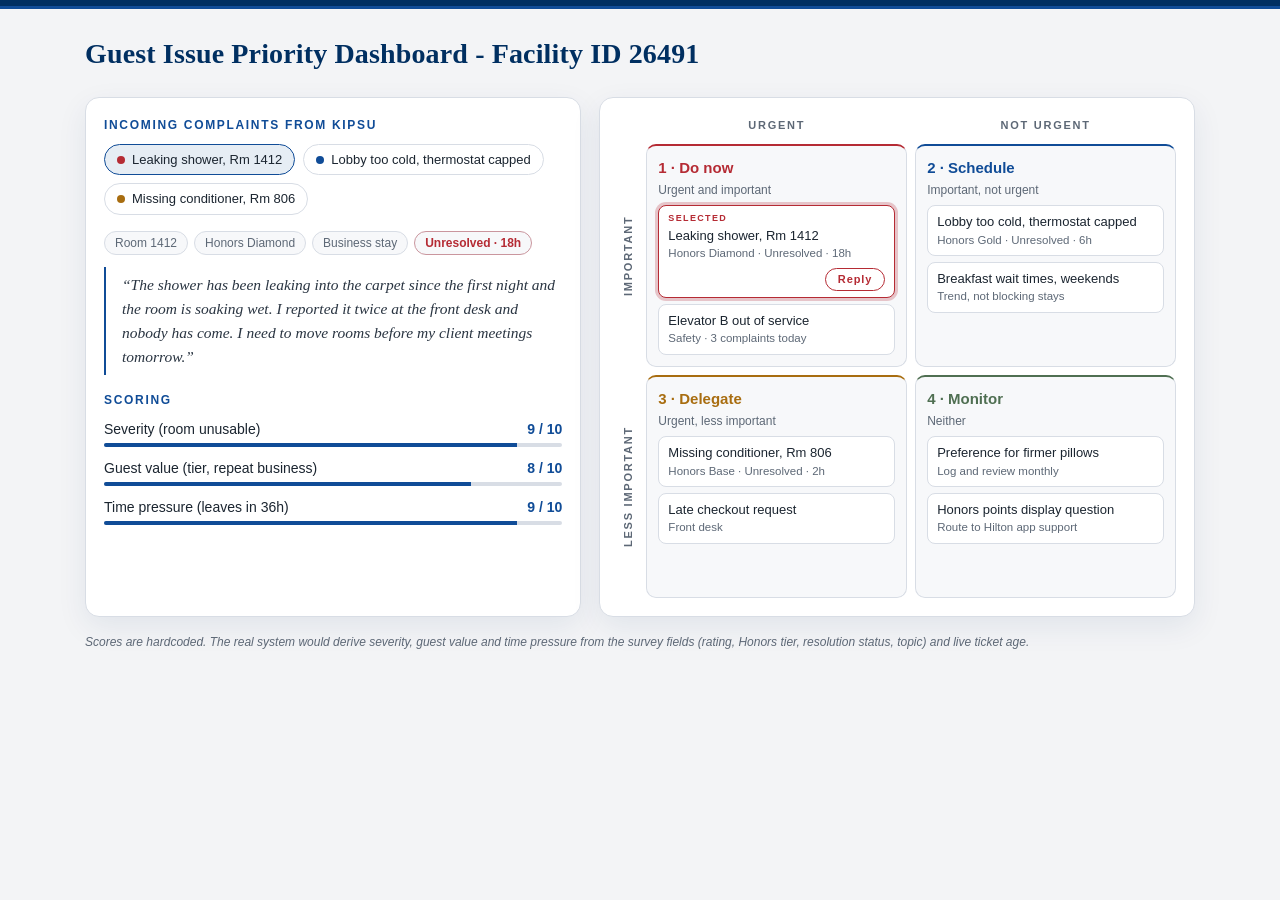
<file: project/resolve.html>
<!doctype html>
<html lang="en">
<head>
<meta charset="utf-8">
<meta name="viewport" content="width=device-width, initial-scale=1">
<title>Guest Issue Priority Dashboard</title>
<style>
  :root {
    --bg:#f3f4f6; --panel:#ffffff; --panel2:#ffffff; --line:#d8dde5;
    --ink:#1b2530; --muted:#5d6876; --gold:#104c97; --navy:#002f61; --soft:#f7f8fa; --body:#2a3542;
    --q1:#b52b34; --q2:#104c97; --q3:#a86d10; --q4:#4f6f52;
  }
  /* @media (prefers-color-scheme: dark) { :root:not([data-theme="light"]) {
    --bg:#0f1620; --panel:#16202c; --panel2:#16202c; --line:#2b3a4c; --ink:#e6ebf2; --muted:#9aa7b7; --gold:#7fa8e0; --navy:#0b2a50; --soft:#1b2735; --body:#d3dae4;
    --q1:#e2646b; --q2:#7fa8e0; --q3:#d9a548; --q4:#8fbf8f; } }
  :root[data-theme="dark"] { --bg:#0f1620; --panel:#16202c; --panel2:#16202c; --line:#2b3a4c; --ink:#e6ebf2; --muted:#9aa7b7; --gold:#7fa8e0; --navy:#0b2a50; --soft:#1b2735; --body:#d3dae4;
    --q1:#e2646b; --q2:#7fa8e0; --q3:#d9a548; --q4:#8fbf8f; } */
  * { box-sizing:border-box; } 
  body { margin:0; background:var(--bg); color:var(--ink); font:15px/1.5 "Helvetica Neue",Arial,sans-serif; }
  body::before { content:""; display:block; height:6px; background:var(--navy); border-bottom:3px solid #104c97; }
  header { max-width:1150px; margin:0 auto; padding:24px 20px 6px; }
  .eyebrow { font-size:12px; letter-spacing:.18em; text-transform:uppercase; color:var(--gold); font-weight:700; }
  h1 { margin:4px 0 2px; font:600 28px/1.2 Georgia,"Times New Roman",serif; letter-spacing:.005em; color:var(--navy); }
  /* @media (prefers-color-scheme: dark) { :root:not([data-theme="light"]) h1 { color:var(--ink); } }
  :root[data-theme="dark"] h1 { color:var(--ink); } */
  .sub { margin:0; color:var(--muted); font-style:italic; }
  main { max-width:1150px; margin:0 auto; padding:18px 20px 10px; display:grid; gap:18px;
    grid-template-columns:minmax(0,5fr) minmax(0,6fr); }
  @media (max-width:860px){ main { grid-template-columns:minmax(0,1fr); } }
  @media (max-width:520px){ h1{font-size:22px} .matrix{grid-template-columns:minmax(0,1fr);grid-template-rows:none;min-height:0} .axis{display:none} .card{padding:14px} main,header{padding-left:16px;padding-right:16px} }
  .card { background:var(--panel); border:1px solid var(--line); border-radius:14px; padding:18px; box-shadow:0 10px 30px rgba(0,47,97,.08); }
  h2 { margin:0 0 10px; font-size:12px; font-weight:700; letter-spacing:.14em; text-transform:uppercase; color:var(--gold); }
  .list { display:flex; gap:8px; flex-wrap:wrap; margin-bottom:16px; }
  .pick { max-width:100%; text-align:left; cursor:pointer; background:var(--panel); color:var(--ink); border:1px solid var(--line);
    border-radius:99px; padding:5px 12px; font:inherit; font-size:13px; }
  .pick:hover { border-color:var(--gold); }
  .pick[aria-pressed="true"] { color:var(--ink); background:color-mix(in srgb, var(--gold) 10%, transparent); border-color:var(--gold); }
  .pick i { display:inline-block; width:8px; height:8px; border-radius:50%; margin-right:7px; }
  .meta { display:flex; flex-wrap:wrap; gap:6px; margin-bottom:12px; }
  .chip.strong { font-weight:700; color:var(--q1); border-color:color-mix(in srgb, var(--q1) 40%, var(--line)); }
  .chip { font-size:12px; padding:2px 10px; border-radius:99px; border:1px solid var(--line); color:var(--muted); background:var(--soft); }
  blockquote { margin:0 0 16px; padding:6px 0 6px 16px; border-left:2px solid var(--gold); font:italic 15.5px/1.55 Georgia,serif; color:var(--body); }
  .score { display:grid; grid-template-columns:1fr auto; gap:3px 12px; font-size:14px; }
  .score b { font-weight:700; color:var(--gold); font-variant-numeric:tabular-nums; }
  .bar { grid-column:1/-1; height:4px; background:var(--line); border-radius:2px; overflow:hidden; margin-bottom:8px; }
  .bar i { display:block; height:100%; background:var(--gold); transition:width .4s; }
  .verdict { margin-top:14px; padding:12px 14px; border-radius:10px; border:1px solid var(--vc); background:var(--soft); }
  .verdict strong { color:var(--vc); font-weight:700; }
  ul { margin:6px 0 0; padding-left:20px; color:var(--body); font-size:14px; }
  .matrix { display:grid; grid-template-columns:20px 1fr 1fr; grid-template-rows:20px 1fr 1fr; gap:8px; min-height:440px; }
  .axis { font-size:11px; font-weight:700; color:var(--muted); letter-spacing:.16em; text-transform:uppercase; display:flex; align-items:center; justify-content:center; }
  .axis.v { writing-mode:vertical-rl; transform:rotate(180deg); }
  .q { border-radius:10px; padding:11px; border:1px solid var(--line); background:var(--soft);
    display:flex; flex-direction:column; gap:6px; border-top:2px solid var(--qc); }
  .q h3 { margin:0; font-size:15px; font-weight:700; color:var(--qc); }
  .q small { color:var(--muted); font-size:12px; font-style:normal; margin-top:-4px; }
  .task { background:var(--panel); border:1px solid var(--line); border-radius:8px; padding:6px 9px; font-size:13px; }
  .task em { display:block; font-style:normal; font-size:11.5px; color:var(--muted); }
  .task.sel { border-color:var(--qc); box-shadow:0 0 0 3px color-mix(in srgb, var(--qc) 25%, transparent); }
  .task.sel::before { content:"SELECTED  "; font-size:9px; font-weight:700; letter-spacing:.15em; color:var(--qc); }
  .q1{--qc:var(--q1)} .q2{--qc:var(--q2)} .q3{--qc:var(--q3)} .q4{--qc:var(--q4)}
  .task { display:flex; flex-direction:column; cursor:pointer; }
  .task:hover { border-color:var(--qc); }
  .rbtn { display:none; align-self:flex-end; margin-top:6px; cursor:pointer; background:transparent; color:var(--qc); border:1px solid var(--qc);
    border-radius:99px; padding:2px 12px; font:inherit; font-size:11px; font-weight:600; letter-spacing:.08em; }
  .task.sel .rbtn { display:block; }
  .rbtn:hover { background:color-mix(in srgb, var(--qc) 20%, transparent); }
  dialog { width:min(560px,92vw); background:var(--panel); color:var(--ink); border:1px solid var(--line); border-radius:14px; padding:18px;
    box-shadow:0 20px 60px rgba(0,47,97,.25); }
  dialog::backdrop { background:rgba(0,20,45,.45); }
  .reply-to { font-size:13px; color:var(--muted); margin-bottom:8px; }
  .reply-to b { color:var(--ink); font-weight:700; }
  textarea { width:100%; min-height:240px; resize:vertical; background:var(--panel); color:var(--ink); border:1px solid var(--line);
    border-radius:10px; padding:12px 14px; font:inherit; font-size:14px; line-height:1.55; }
  textarea:focus { outline:none; border-color:var(--gold); }
  .reply-bar { display:flex; align-items:center; justify-content:space-between; gap:10px; margin-top:10px; flex-wrap:wrap; }
  .reply-bar span { font-size:12px; color:var(--muted); font-style:italic; }
  .btns { display:flex; gap:8px; }
  .send, .close { cursor:pointer; border-radius:99px; padding:7px 18px; font:inherit; font-size:14px; font-weight:600; }
  .send { background:#104c97; color:#fff; border:0; }
  .close { background:transparent; color:var(--gold); border:1px solid var(--line); }
  .send:disabled { background:var(--line); border-color:var(--line); color:var(--muted); cursor:default; }
  footer { max-width:1150px; margin:0 auto; padding:6px 20px 28px; color:var(--muted); font-size:12px; font-style:italic; }
</style>
</head>
<body>
<header>
  <!-- <div class="eyebrow">Hotel Operations</div> -->
  <h1>Guest Issue Priority Dashboard - Facility ID 26491</h1>
  <!-- <p class="sub">Three sample complaints, scored and placed on the Eisenhower matrix. Demo data, not a live feed.</p> -->
</header>

<main>
  <section class="card">
    <h2> Incoming complaints from Kipsu</h2>
    <div class="list" id="list"></div>
    <div id="detail"></div>
  </section>

  <section class="card">
    <!-- <h2>Eisenhower matrix</h2> -->
    <div class="matrix">
      <div></div><div class="axis">Urgent</div><div class="axis">Not urgent</div>
      <div class="axis v">Important</div>
      <div class="q q1" id="q1"><h3>1 · Do now</h3><small>Urgent and important</small></div>
      <div class="q q2" id="q2"><h3>2 · Schedule</h3><small>Important, not urgent</small></div>
      <div class="axis v">Less important</div>
      <div class="q q3" id="q3"><h3>3 · Delegate</h3><small>Urgent, less important</small></div>
      <div class="q q4" id="q4"><h3>4 · Monitor</h3><small>Neither</small></div>
    </div>
  </section>
</main>

<footer>Scores are hardcoded. The real system would derive severity, guest value and time pressure from the survey fields (rating, Honors tier, resolution status, topic) and live ticket age.</footer>

<dialog id="dlg" aria-label="Reply to guest">
  <div class="reply-to" id="dlg-to"></div>
  <textarea id="draft" aria-label="Reply draft"></textarea>
  <div class="reply-bar"><span id="dlg-note"></span>
    <div class="btns"><button class="close" id="dlg-close">Close</button><button class="send" id="send">Send reply</button></div></div>
</dialog>

<script>
const QCOLOR = {q1:"var(--q1)", q2:"var(--q2)", q3:"var(--q3)", q4:"var(--q4)"};
const QNAME  = {q1:"Quadrant 1: Urgent and Important. Do now.", q2:"Quadrant 2: Important, not Urgent. Schedule.",
                q3:"Quadrant 3: Urgent, less Important. Delegate.", q4:"Quadrant 4: Monitor."};

const complaints = [
  { id:"c1", short:"Leaking shower, Rm 1412", q:"q1", room:"Room 1412",
    chips:["Honors Diamond","Business stay","Unresolved · 18h"],
    text:"The shower has been leaking into the carpet since the first night and the room is soaking wet. I reported it twice at the front desk and nobody has come. I need to move rooms before my client meetings tomorrow.",
    scores:[["Severity (room unusable)",9],["Guest value (tier, repeat business)",8],["Time pressure (leaves in 36h)",9]],
    fix:"Yes",
    reply:` `,
    actions:["Assign Engineering and the Front Office Manager, 1 hour to respond","Offer an immediate room move, then open a repair ticket","Credit eligible if still open after 24h: 50% of one night (Diamond tier)"] },
  { id:"c2", short:"Lobby too cold, thermostat capped", q:"q2", room:"Room 905",
    chips:["Honors Gold","Business stay","Unresolved · 6h","Recurring · 16 similar reviews"],
    text:"The only issue was the temperature in the hotel. The thermostat would not go above 69 degrees. Staff brought a space heater, which was kind, but it should not take that.",
    scores:[["Severity (comfort, not safety)",4],["Guest value (tier, repeat business)",7],["Time pressure (guest checks out tomorrow)",3]],
    fix:"Yes",
    reply:` `,
    actions:["Create a maintenance project to review thermostat limits building-wide","Schedule within the week, owner: Chief Engineer","No credit: guest's immediate issue was resolved on the spot"] },
  { id:"c3", short:"Missing conditioner, Rm 806", q:"q3", room:"Room 806",
    chips:["Honors Base","Leisure stay","Unresolved · 2h"],
    text:"There was no conditioner in the shower. Small thing, but I would like some if possible before tonight.",
    scores:[["Severity (minor amenity)",2],["Guest value (tier, repeat business)",3],["Time pressure (wants it tonight)",7]],
    fix:"Yes",
    reply:` `,
    actions:["Delegate to Housekeeping: deliver within 30 minutes","Auto-close the ticket on delivery confirmation","No credit needed"] }
];
/* Quadrant placement from the GRPO-trained SmolLM2-135M model (code/build_dashboard_v3.py) */
const MODEL = {"c1": {"q": "q1", "p": [0.9982, 0.0009, 0.001, 0.0]}, "c2": {"q": "q2", "p": [0.0001, 0.9982, 0.0017, 0.0]}, "c3": {"q": "q3", "p": [0.0026, 0.0748, 0.9226, 0.0]}};
complaints.forEach(c => { if (MODEL[c.id]) c.q = MODEL[c.id].q; });
const fillers = {
  q1:[["Elevator B out of service","Safety · 3 complaints today",` `]],
  q2:[["Breakfast wait times, weekends","Trend, not blocking stays",` `]],
  q3:[["Late checkout request","Front desk",` `]],
  q4:[["Preference for firmer pillows","Log and review monthly",`Hello,

Thank you for letting us know. Firmer pillows are available on request from the front desk, and we have noted your preference for future stays.

Guest Relations`],["Honors points display question","Route to Hilton app support",`Hello,

Thank you for your question about your Honors points. Points can take a few days to appear, and the Hilton Honors support team can check your account directly. We have passed your details on to them.

Guest Relations`]]
};

let sel = "c1", selTask = "c1";
const drafts = {}, sent = {};
function render() {
  document.getElementById("list").innerHTML = complaints.map(c =>
    `<button class="pick" data-id="${c.id}" aria-pressed="${c.id===sel}"><i style="background:${QCOLOR[c.q]}"></i>${c.short}</button>`).join("");
  const c = complaints.find(x => x.id === sel);
  document.getElementById("detail").innerHTML = `
    <div class="meta"><span class="chip">${c.room}</span>${c.chips.map(t=>`<span class="chip${/unresolved/i.test(t)?" strong":""}">${t}</span>`).join("")}</div>
    <blockquote>“${c.text}”</blockquote>
    <h2>Scoring</h2>
    <div class="score">${c.scores.map(([l,v])=>`<span>${l}</span><b>${v} / 10</b><div class="bar"><i style="width:${v*10}%"></i></div>`).join("")}</div>`;
  for (const q of ["q1","q2","q3","q4"]) {
    const el = document.getElementById(q);
    el.querySelectorAll(".task").forEach(n => n.remove());
    const items = [
      ...complaints.filter(x => x.q === q).map(x => `<div class="task ${x.id===selTask?"sel":""}" data-k="${x.id}"><div>${x.short}<em>${x.chips[0]} · ${x.chips[2]}</em></div><button class="rbtn">Reply</button></div>`),
      ...fillers[q].map(([t,s],i) => `<div class="task ${q+":"+i===selTask?"sel":""}" data-k="${q}:${i}"><div>${t}<em>${s}</em></div><button class="rbtn">Reply</button></div>`)];
    el.insertAdjacentHTML("beforeend", items.join(""));
  }
}
function lookup(k) {
  const c = complaints.find(x => x.id === k);
  if (c) return { title: c.short, who: `${c.room} · ${c.chips[0]} · ${c.chips[2]}`, reply: c.reply };
  const [q, i] = k.split(":"), f = fillers[q][+i];
  return { title: f[0], who: f[1], reply: f[2] };
}
let openKey = null;
function openReply(k) {
  openKey = k;
  const m = lookup(k);
  if (drafts[k] === undefined) drafts[k] = m.reply;
  const done = !!sent[k];
  document.getElementById("dlg-to").innerHTML = `Reply about <b>${m.title}</b> · ${m.who}`;
  const t = document.getElementById("draft");
  t.value = drafts[k]; t.readOnly = done;
  document.getElementById("dlg-note").textContent = done ? "Sent (demo only, nothing was delivered)." : "Suggested draft. Edit before sending.";
  const b = document.getElementById("send"); b.disabled = done; b.textContent = done ? "Sent" : "Send reply";
  document.getElementById("dlg").showModal();
}
document.getElementById("draft").addEventListener("input", e => { drafts[openKey] = e.target.value; });
document.getElementById("send").addEventListener("click", () => { sent[openKey] = true; openReply(openKey); });
document.getElementById("dlg-close").addEventListener("click", () => document.getElementById("dlg").close());
document.querySelector(".matrix").addEventListener("click", e => {
  const t = e.target.closest(".task"); if (!t) return;
  const k = t.dataset.k;
  if (e.target.closest(".rbtn")) { openReply(k); return; }
  selTask = k;
  if (complaints.some(x => x.id === k)) sel = k;
  render();
});
document.getElementById("list").addEventListener("click", e => {
  const b = e.target.closest(".pick"); if (b) { sel = selTask = b.dataset.id; render(); }
});
render();
</script>
</body>
</html>
</file>
<file: styles.css>
/* ==========================================================
   Opal Frutiger Aero — personal homepage
   ========================================================== */

:root {
  /* Milky bases */
  --pearl: #F7FFFE;
  --mist: #C6E2DA;
  --frost: #E6F3F0;
  --silver: #B9C7C9;

  /* Iridescent cools */
  --aqua: #7FD6D0;
  --seafoam: #A8E6CF;
  --teal: #2F8F8B;
  --teal-deep: #1B5A60;
  --sky: #8EC5EE;
  --slate: #5F82AE;

  /* Prismatic accents */
  --rose: #F4A6B8;
  --lavender: #C9B6F0;
  --violet: #9A86D6;
  --amber: #F2B26B;
  --fire: #E8704F;

  --ink: #14363B;
  --ink-soft: #3F6368;

  --glass: rgba(255, 255, 255, 0.58);
  --glass-strong: rgba(255, 255, 255, 0.78);
  --glass-edge: rgba(255, 255, 255, 0.85);
  --shadow: 0 10px 30px rgba(27, 90, 96, 0.18), 0 2px 6px rgba(27, 90, 96, 0.1);

  --radius: 18px;
  --radius-sm: 10px;
  --font: "Cilantro Code Mono", ui-monospace, "Cascadia Mono", Consolas, monospace;
  --pixel: var(--font);
}

@font-face {
  font-family: "Cilantro Code Mono";
  src: url("assets/fonts/CilantroCodeMono-Regular.woff2") format("woff2");
  font-weight: 400;
  font-style: normal;
  font-display: swap;
}
@font-face {
  font-family: "Cilantro Code Mono";
  src: url("assets/fonts/CilantroCodeMono-Bold.woff2") format("woff2");
  font-weight: 700;
  font-style: normal;
  font-display: swap;
}



* { box-sizing: border-box; }

html { scroll-behavior: smooth; scroll-padding-top: 84px; }

body {
  margin: 0;
  font-family: var(--font);
  color: var(--ink);
  line-height: 1.55;
  background-color: var(--pearl);
  background-image:
    linear-gradient(90deg, rgba(247,255,254,.55), rgba(198,226,218,.35) 60%, rgba(247,255,254,.7)),
    url("assets/bgrd.webp");
  background-size: auto;
  background-attachment:fixed;
  background-position: center;
  -webkit-font-smoothing: antialiased;
}

/* Soft drifting bubbles */
.bubbles { position: fixed; inset: 0; pointer-events: none; z-index: 0; overflow: hidden; }
.bubbles span {
  position: absolute;
  bottom: -120px;
  border-radius: 50%;
  background:
    radial-gradient(circle at 30% 28%, rgba(255,255,255,.95) 0 8%, rgba(255,255,255,0) 28%),
    radial-gradient(circle at 60% 70%, rgba(244,166,184,.35), rgba(142,197,238,.25) 55%, rgba(168,230,207,.3));
  border: 1px solid rgba(255,255,255,.7);
  box-shadow: inset 0 0 14px rgba(255,255,255,.55), 0 4px 14px rgba(95,130,174,.15);
  animation: rise linear infinite;
  opacity: .8;
}
.bubbles span:nth-child(1) { left: 6%;  width: 46px; height: 46px; animation-duration: 26s; }
.bubbles span:nth-child(2) { left: 22%; width: 90px; height: 90px; animation-duration: 38s; animation-delay: -12s; }
.bubbles span:nth-child(3) { left: 48%; width: 34px; height: 34px; animation-duration: 22s; animation-delay: -6s; }
.bubbles span:nth-child(4) { left: 71%; width: 70px; height: 70px; animation-duration: 34s; animation-delay: -20s; }
.bubbles span:nth-child(5) { left: 90%; width: 40px; height: 40px; animation-duration: 28s; animation-delay: -3s; }
@keyframes rise {
  to { transform: translateY(-120vh) translateX(30px); }
}

/* ---------- Layout ---------- */
.wrap {
  position: relative;
  z-index: 1;
  max-width: 1200px;
  margin: 0 auto;
  padding: 28px 16px 64px;
}

/* ---------- Glass window ---------- */
.window {
  background: var(--glass);
  -webkit-backdrop-filter: blur(18px) saturate(1.3);
  backdrop-filter: blur(18px) saturate(1.3);
  border: 1px solid var(--glass-edge);
  border-radius: var(--radius);
  box-shadow: var(--shadow), inset 0 1px 0 rgba(255,255,255,.9);
  overflow: hidden;
  margin-bottom: 28px;
}

.titlebar {
  display: flex;
  align-items: center;
  gap: 12px;
  padding: 9px 14px;
  font-size: .85rem;
  font-weight: 600;
  letter-spacing: .02em;
  color: var(--teal-deep);
  background:
    linear-gradient(180deg, rgba(255,255,255,.95) 0%, rgba(255,255,255,.55) 48%, rgba(198,226,218,.55) 52%, rgba(168,230,207,.5) 100%);
  border-bottom: 1px solid rgba(47,143,139,.25);
}
.titlebar .glyph { font-size: 1rem; }
.titlebar .title { flex: 1; }

.window-body { padding: 26px 28px 30px; }

/* ---------- Sticky tab nav ---------- */
.tabs {
  position: sticky;
  top: 10px;
  z-index: 10;
  display: flex;
  gap: 6px;
  padding: 8px;
  margin-bottom: 28px;
  overflow-x: auto;
  scrollbar-width: none;
  background: var(--glass-strong);
  -webkit-backdrop-filter: blur(16px);
  backdrop-filter: blur(16px);
  border: 1px solid var(--glass-edge);
  border-radius: 999px;
  box-shadow: var(--shadow), inset 0 1px 0 #fff;
}
.tabs::-webkit-scrollbar { display: none; }
.tabs a {
  flex: 0 0 auto;
  padding: 8px 18px;
  border-radius: 999px;
  font-size: .88rem;
  font-weight: 600;
  color: var(--ink-soft);
  text-decoration: none;
  border: 1px solid transparent;
  transition: background .2s, color .2s, box-shadow .2s;
}
.tabs a:hover { background: rgba(255,255,255,.8); color: var(--teal-deep); }
.tabs a.active {
  color: var(--teal-deep);
  /* clear glass: faint tint, bright top gloss, soft rim */
  background:
    linear-gradient(180deg, rgba(255,255,255,.65) 0%, rgba(255,255,255,.12) 50%, rgba(255,255,255,.04) 51%, rgba(142,197,238,.14) 100%);
  -webkit-backdrop-filter: blur(6px) saturate(1.4);
  backdrop-filter: blur(6px) saturate(1.4);
  border-color: rgba(255,255,255,.9);
  box-shadow:
    inset 0 1px 0 rgba(255,255,255,.95),
    inset 0 -1px 0 rgba(95,130,174,.25),
    0 0 0 1px rgba(47,143,139,.18),
    0 4px 10px rgba(47,143,139,.18);
}

/* ---------- Hero ---------- */
.hero .window-body {
  display: grid;
  grid-template-columns: 1fr auto;
  gap: 32px;
  align-items: center;
  padding: 44px 36px 40px;
  background:
    radial-gradient(600px 240px at 85% 10%, rgba(244,166,184,.35), transparent 70%),
    radial-gradient(500px 260px at 10% 100%, rgba(142,197,238,.35), transparent 70%),
    radial-gradient(400px 200px at 55% 0%, rgba(201,182,240,.3), transparent 70%);
}
.eyebrow {
  display: inline-block;
  margin: 0 0 10px;
  padding: 4px 14px;
  font-size: .78rem;
  font-weight: 700;
  letter-spacing: .12em;
  text-transform: uppercase;
  color: var(--teal-deep);
  background: linear-gradient(180deg, #fff, var(--frost));
  border: 1px solid rgba(47,143,139,.3);
  border-radius: 999px;
}
h1 {
  margin: 0 0 6px;
  font-size: clamp(2.4rem, 6vw, 3.8rem);
  line-height: 1.05;
  font-weight: 300;
  letter-spacing: -.01em;
  background: linear-gradient(100deg, var(--teal-deep) 0%, var(--teal) 35%, var(--slate) 65%, var(--violet) 100%);
  -webkit-background-clip: text;
  background-clip: text;
  color: transparent;
}
h1 strong { font-weight: 700; }
.tagline { margin: 0 0 18px; font-size: 1.15rem; color: var(--ink-soft); }
.chips { display: flex; flex-wrap: wrap; gap: 8px; margin-top: 18px; }
.chip {
  padding: 5px 14px;
  font-size: .82rem;
  font-weight: 600;
  color: var(--teal-deep);
  background: linear-gradient(180deg, #fff 0%, var(--frost) 100%);
  border: 1px solid rgba(47,143,139,.28);
  border-radius: 999px;
  box-shadow: inset 0 1px 0 #fff, 0 1px 3px rgba(27,90,96,.12);
}
.chip.rose { background: linear-gradient(180deg, #fff, #fde3ea); border-color: rgba(232,112,79,.3); color: #8a3f4d; }
.chip.lav  { background: linear-gradient(180deg, #fff, #ece5fb); border-color: rgba(154,134,214,.4); color: #55468f; }
.chip.amb  { background: linear-gradient(180deg, #fff, #fcebd3); border-color: rgba(242,178,107,.5); color: #8a5a1c; }

/* Portrait placeholder as a glossy orb */
.portrait {
  width: 190px; height: 190px;
  display: grid; place-items: center;
  text-align: center;
  padding: 18px;
  font-size: .78rem;
  font-weight: 600;
  color: var(--ink-soft);
  border-radius: 50%;
  border: 3px solid #fff;
  background:
    radial-gradient(circle at 30% 22%, rgba(255,255,255,.95) 0 10%, rgba(255,255,255,0) 32%),
    conic-gradient(from 200deg, var(--aqua), var(--sky), var(--lavender), var(--rose), var(--amber), var(--seafoam), var(--aqua));
  box-shadow: var(--shadow), inset 0 -10px 24px rgba(255,255,255,.4);
}
.portrait span { background: rgba(255,255,255,.7); padding: 6px 10px; border-radius: 8px; }

/* ---------- Typography ---------- */
h2 {
  margin: 0 0 4px;
  font-size: 1.6rem;
  font-weight: 600;
  color: var(--teal-deep);
}
.section-lede { margin: 0 0 20px; color: var(--ink-soft); font-size: .95rem; }
h3 { margin: 0; font-size: 1.02rem; font-weight: 700; color: var(--ink); }
.sub { display: block; font-size: .86rem; font-weight: 500; color: var(--ink-soft); }

/* Blurb placeholder */
.blurb {
  margin: 14px 0 0;
  padding: 12px 16px;
  font-size: .9rem;
  font-style: italic;
  color: var(--ink-soft);
  background: repeating-linear-gradient(135deg, rgba(255,255,255,.55) 0 10px, rgba(230,243,240,.55) 10px 20px);
  border: 1.5px dashed rgba(47,143,139,.45);
  border-radius: var(--radius-sm);
}
.blurb::before {
  content: "✎ BLURB";
  display: inline-block;
  margin-right: 10px;
  font-style: normal;
  font-size: .68rem;
  font-weight: 800;
  letter-spacing: .12em;
  color: var(--violet);
}

/* ---------- Tables ---------- */
.table-scroll { overflow-x: auto; border-radius: var(--radius-sm); }
table.data {
  width: 100%;
  border-collapse: separate;
  border-spacing: 0;
  background: var(--glass-strong);
  border: 1px solid rgba(47,143,139,.22);
  border-radius: var(--radius-sm);
  overflow: hidden;
  font-size: .93rem;
}
table.data thead th {
  padding: 10px 16px;
  text-align: left;
  font-size: .74rem;
  font-weight: 700;
  letter-spacing: .1em;
  text-transform: uppercase;
  color: var(--teal-deep);
  background: linear-gradient(180deg, #fff 0%, var(--frost) 50%, var(--mist) 100%);
  border-bottom: 1px solid rgba(47,143,139,.3);
}
table.data td, table.data tbody th {
  padding: 14px 16px;
  text-align: left;
  vertical-align: top;
  border-bottom: 1px solid rgba(47,143,139,.14);
}
table.data tbody tr:last-child > * { border-bottom: 0; }
table.data tbody tr:nth-child(even) { background: rgba(230,243,240,.45); }
table.data tbody tr { transition: background .2s; }
table.data tbody tr:hover { background: rgba(168,230,207,.3); }
table.data .when { white-space: nowrap; font-weight: 600; color: var(--slate); }
table.data ul { margin: 6px 0 0; padding-left: 18px; }
table.data li { margin: 3px 0; }
table.data li::marker { color: var(--aqua); }

/* Compact key/value table */
table.kv th { width: 170px; white-space: nowrap; color: var(--teal-deep); font-weight: 700; }

/* ---------- Pills inside tables ---------- */
.pill {
  display: inline-block;
  margin: 2px 4px 2px 0;
  padding: 2px 10px;
  font-size: .8rem;
  font-weight: 600;
  color: var(--teal-deep);
  background: linear-gradient(180deg, #fff, var(--frost));
  border: 1px solid rgba(47,143,139,.25);
  border-radius: 999px;
}

/* ---------- Contact ---------- */
.contact-grid {
  display: grid;
  grid-template-columns: repeat(auto-fit, minmax(210px, 1fr));
  gap: 14px;
  margin-top: 6px;
}
.contact-card {
  padding: 16px 18px;
  background: linear-gradient(180deg, rgba(255,255,255,.95), rgba(230,243,240,.7));
  border: 1px solid rgba(47,143,139,.25);
  border-radius: var(--radius-sm);
  box-shadow: inset 0 1px 0 #fff, 0 2px 6px rgba(27,90,96,.1);
}
.contact-card small {
  display: block;
  font-size: .7rem; font-weight: 800; letter-spacing: .12em; text-transform: uppercase;
  color: var(--violet);
}
.contact-card span { word-break: break-all; font-weight: 600; }

footer { text-align: center; font-size: .82rem; color: var(--ink-soft); padding-top: 4px; }

/* ---------- Responsive ---------- */
@media (max-width: 720px) {
  .window-body { padding: 20px 16px 24px; }
  .hero .window-body { grid-template-columns: 1fr; padding: 28px 18px; }
  .portrait { width: 140px; height: 140px; order: -1; }

  /* Stack table rows into cards */
  table.data thead { display: none; }
  table.data, table.data tbody, table.data tr, table.data td, table.data tbody th { display: block; width: 100%; }
  table.data td, table.data tbody th { border-bottom: 0; padding: 6px 14px; }
  table.data tbody tr { padding: 8px 0; border-bottom: 1px solid rgba(47,143,139,.2); }
  table.data td[data-label]::before {
    content: attr(data-label);
    display: block;
    font-size: .68rem; font-weight: 800; letter-spacing: .1em; text-transform: uppercase;
    color: var(--violet);
  }
  table.kv th { width: auto; padding-bottom: 0; }
}

@media (prefers-reduced-motion: reduce) {
  html { scroll-behavior: auto; }
  .bubbles span { animation: none; display: none; }
}

/* ---------- Pixel/code typography + window controls (kept last so they win) ---------- */
/* Pixel face for headings and UI chrome (VT323 only ships one weight) */
h1, h2, h3, .titlebar, .tabs a, .eyebrow, .chip, .pill, .contact-card small,
table.data thead th, .blurb::before, .portrait {
  font-family: var(--pixel);
  font-synthesis: none;
}
h1 { font-weight: 400 !important; font-size: clamp(2.2rem, 6.5vw, 3.6rem) !important; letter-spacing: -.02em !important; }
h1 strong { font-weight: 700; }
h2 { font-size: 1.55rem; font-weight: 700; letter-spacing: -.01em; }
h3 { font-size: 1rem; font-weight: 700; }
.titlebar { font-size: .85rem; font-weight: 600; letter-spacing: .02em; }
.tabs a { font-size: .85rem; font-weight: 600; padding: 8px 18px; }
.eyebrow { font-size: .74rem; font-weight: 700; }
.chip, .pill { font-size: .78rem; font-weight: 400; }
.contact-card small { font-size: .7rem; font-weight: 700; }
table.data thead th { font-size: .72rem; font-weight: 700; }
.blurb::before { font-size: .68rem; font-weight: 700; }
.portrait { font-size: .8rem; font-weight: 700; }
.tagline { font-size: 1rem; }
.sub { font-size: .8rem; }
table.data { font-size: .85rem; }
body { font-size: 15px; }

/* Window buttons: glossy opal pearls */
.orbs { display: flex; gap: 6px; align-items: center; }
.orb {
  position: relative;
  width: 17px; height: 17px; padding: 0; cursor: pointer;
  border-radius: 50%;
  border: 1px solid rgba(255,255,255,.95);
  box-shadow: inset 0 -3px 5px rgba(27,90,96,.18), 0 1px 3px rgba(27,90,96,.35);
  font: 700 11px/1 var(--font);
  color: rgba(20,54,59,.7);
  display: inline-grid; place-items: center;
  transition: transform .15s, filter .15s, opacity .15s;
}
.orb::before { content: attr(data-glyph); }
.orb:hover:not(:disabled) { transform: scale(1.2); filter: brightness(1.07); }
.orb:focus-visible { outline: 2px solid var(--teal-deep); outline-offset: 2px; }
.orb:disabled { opacity: .4; cursor: default; filter: grayscale(.4); }
.orb.min     { background: radial-gradient(circle at 32% 28%, #fff 0 12%, #c8f1ec 40%, var(--aqua) 75%, var(--teal)); }
.orb.restore { background: radial-gradient(circle at 32% 28%, #fff 0 12%, #fde3ea 40%, var(--rose) 75%, #d88aa0); }
.orb.close   { background: radial-gradient(circle at 32% 28%, #fff 0 12%, #e6dcfa 40%, var(--lavender) 75%, var(--violet)); }

.window.closed { display: none; }
.window.minimized .window-body { display: none; }
.window.minimized .titlebar { border-bottom: 0; }
.empty .window-body { text-align: center; font-size: .95rem; color: var(--ink-soft); }
.empty[hidden] { display: none; }

/* ==========================================================
   Gallery, viewer popup, desktop icons
   ========================================================== */

/* Gallery: uniform classic-Mac-style windows */
.gallery {
  display: grid;
  grid-template-columns: repeat(auto-fill, minmax(200px, 1fr));
  gap: 26px 22px;
}
.shot { margin: 0; }
.shot-btn {
  display: block; width: 100%; padding: 0 0 4px; text-align: left; cursor: pointer;
  font: inherit; color: inherit;
  background: #dde3e2;
  border: 1px solid #1d2a2c;
  border-radius: 0;
  box-shadow:
    inset 1px 1px 0 #fff, inset -1px -1px 0 #8d9a9b,
    3px 3px 0 rgba(27,90,96,.3);
  transition: transform .2s, box-shadow .2s;
}
.shot-btn:hover, .shot-btn:focus-visible {
  transform: translate(-2px, -3px);
  box-shadow: inset 1px 1px 0 #fff, inset -1px -1px 0 #8d9a9b, 6px 7px 0 rgba(27,90,96,.3);
}
.shot-btn:focus-visible { outline: 2px solid var(--teal-deep); outline-offset: 3px; }

/* title bar: pinstripes, close box left, zoom/collapse boxes right, centered name */
.shot-bar {
  display: flex; align-items: center; gap: 5px;
  height: 20px; margin: 3px 3px 0; padding: 0 4px;
  background: repeating-linear-gradient(180deg, #1d2a2c 0 0.5px, #dde3e2 1px 3px);
  background-size: 100% 11px; background-position: 0 4px; background-repeat: no-repeat;
  font-family: var(--pixel); font-size: .74rem; color: #14363b;
}
.shot-bar b {
  margin: 0 auto; padding: 0 8px; font-weight: 700; line-height: 18px;
  background: #dde3e2; white-space: nowrap; overflow: hidden; text-overflow: ellipsis; max-width: 70%;
}
/* .shot-bar i {
  flex: none; position: relative; width: 12px; height: 12px;
  background: #eef2f1; border: 1px solid #1d2a2c;
  box-shadow: inset 1px 1px 0 #fff, inset -1px -1px 0 #aab6b7;
} */
.shot-bar i.zoom::before { content: ""; position: absolute; right: 1px; top: 1px; width: 5px; height: 5px; border: 1px solid #1d2a2c; border-width: 0 1px 1px 0; }
.shot-bar i.coll::before { content: ""; position: absolute; left: 2px; right: 2px; top: 4px; height: 1px; background: #1d2a2c; box-shadow: 0 2px 0 #1d2a2c; }

/* inset image area */
.shot-art {
  position: relative; display: grid; place-items: center;
  aspect-ratio: 4 / 3; margin: 3px 3px 0;
  overflow: hidden;
  background: var(--art-bg);
  border: 1px solid #1d2a2c;
  box-shadow: inset 1px 1px 0 #5c6b6d, 1px 1px 0 #fff;
}
.shot-art::before { /* glossy sheen */
  content: ""; position: absolute; inset: 0;
  background: linear-gradient(160deg, rgba(255,255,255,.5) 0%, rgba(255,255,255,0) 45%);
}
.shot-art::after { /* sparkles */
  /* content: "✦"; position: absolute; top: 10%; right: 10%; */
  font-size: 1.1rem; color: rgba(255,255,255,.9);
  text-shadow: -80px 50px 0 rgba(255,255,255,.65), -30px 95px 0 rgba(255,255,255,.45);
}
.glyph-art {
  position: relative; font-size: 3.2rem; color: rgba(255,255,255,.95);
  text-shadow: 0 3px 14px rgba(27,90,96,.35);
  transition: transform .3s;
}
.shot-btn:hover .glyph-art { transform: scale(1.12) rotate(-6deg); }

.art-resolve    { --art-bg: linear-gradient(135deg, var(--sky), var(--lavender) 60%, var(--rose)); }
.art-climetrics { --art-bg: linear-gradient(160deg, var(--aqua), var(--sky) 70%, #dff3ff); }
.art-curico     { --art-bg: linear-gradient(160deg, var(--amber), var(--rose) 60%, var(--lavender)); }
.art-ctf        { --art-bg: linear-gradient(135deg, var(--teal-deep), var(--slate) 55%, var(--violet)); }
.art-clusters   { --art-bg: linear-gradient(135deg, var(--seafoam), var(--aqua) 50%, var(--lavender)); }

/* Viewer popup */
.viewer {
  width: min(960px, calc(100vw - 32px));
  padding: 0; border: 1px solid var(--glass-edge); border-radius: var(--radius);
  background: rgba(247,255,254,.92);
  -webkit-backdrop-filter: blur(18px); backdrop-filter: blur(18px);
  box-shadow: 0 24px 60px rgba(27,90,96,.35), inset 0 1px 0 #fff;
  color: var(--ink); font-family: var(--font);
  overflow: hidden;
}
.viewer::backdrop { background: rgba(95,130,174,.35); -webkit-backdrop-filter: blur(5px); backdrop-filter: blur(5px); }
.viewer[open] { animation: pop .22s ease-out; }
@keyframes pop { from { opacity: 0; transform: scale(.94) translateY(8px); } }
.viewer-body { padding: 22px 24px 20px; }
.viewer-info h3 { font-size: 1.3rem; }
.viewer-info p { margin: 12px 0 0; font-size: .88rem; }
.embed-frame {
  margin-top: 16px; height: min(62vh, 560px);
  background: #fff; border: 1px solid rgba(47,143,139,.3); border-radius: var(--radius-sm);
  overflow: auto;
}
.embed-frame iframe { display: block; width: 100%; height: 100%; border: 0; }
.embed-frame img { display: block; width: 100%; height: auto; }
.btn {
  text-decoration: none; display: inline-block;
  padding: 6px 22px; cursor: pointer;
  font: 600 .85rem var(--pixel); color: var(--teal-deep);
  background: linear-gradient(180deg, #fff, var(--frost) 55%, var(--mist));
  border: 1px solid rgba(47,143,139,.4); border-radius: 8px;
  box-shadow: inset 0 1px 0 #fff, 0 2px 4px rgba(27,90,96,.15);
}
.btn:hover { filter: brightness(1.05); }

@media (max-width: 720px) {
  .gallery { grid-template-columns: repeat(2, 1fr); gap: 18px 14px; }
}
@media (prefers-reduced-motion: reduce) {
  .viewer[open] { animation: none; }
}

/* Desktop icons */
.desktop {
  position: sticky; top: 0; z-index: 10;
  display: grid;
  grid-template-columns: repeat(7, 1fr);
  gap: 4px;
  width: 100%;
  margin: 0;
  padding: 6px 16px;
  background: var(--glass-strong);
  -webkit-backdrop-filter: blur(16px) saturate(1.3); backdrop-filter: blur(16px) saturate(1.3);
  border-bottom: 1px solid var(--glass-edge);
  box-shadow: 0 6px 20px rgba(27,90,96,.15), inset 0 -1px 0 rgba(47,143,139,.15);
}
.dicon {
  display: flex; flex-direction: column; align-items: center; gap: 3px;
  padding: 6px 4px 5px;
  text-decoration: none;
  border: 1px solid transparent; border-radius: 10px;
  transition: background .15s, border-color .15s;
}
.dicon .lbl {
  padding: 1px 8px; border-radius: 4px;
  font-family: var(--pixel); font-size: .8rem; color: var(--teal-deep);
  text-shadow: 0 1px 0 #fff;
}
.dicon:hover { background: rgba(255,255,255,.5); border-color: rgba(255,255,255,.9); }
.dicon.sel, .dicon:focus-visible { background: rgba(142,197,238,.4); border-color: rgba(95,130,174,.5); outline: none; }
.dicon.sel .lbl, .dicon:focus-visible .lbl { background: var(--slate); color: #fff; text-shadow: none; }

.ico { display: block; width: 30px; height: 30px; filter: drop-shadow(1px 1px 0 rgba(27,90,96,.25)); transition: transform .15s; }
.dicon:hover .ico { transform: translateY(-2px); }

@media (max-width: 720px) {
  .desktop { grid-template-columns: repeat(4, 1fr); }
  .dicon .lbl { font-size: .72rem; padding: 1px 4px; }
}

/* CuriCo uses a real screenshot as its thumbnail */
/* .art-curico .shot-art { background: url("project/curico.png") left top / cover no-repeat; } */

/* Profile photo inside the orb */
.portrait { padding: 0; overflow: hidden; position: relative; }
.portrait img { width: 100%; height: 100%; object-fit: cover; display: block; border-radius: 50%; }
.portrait::after { /* keep the glossy highlight over the photo */
  content: ""; position: absolute; inset: 0; border-radius: 50%; pointer-events: none;
  background: radial-gradient(circle at 30% 22%, rgba(255,255,255,.55) 0 8%, rgba(255,255,255,0) 30%);
  box-shadow: inset 0 -10px 24px rgba(255,255,255,.25);
}

/* Five windows in one tidy row on wide screens */
@media (min-width: 900px) {
  .gallery { grid-template-columns: repeat(5, 1fr); gap: 18px 14px; }
}

/* Contact links: black, bold, underlined */
.contact-card a {
  color: inherit; font-weight: 700; word-break: break-all;
  text-decoration: underline; text-underline-offset: 3px;
}
.contact-card a:hover, .contact-card a:focus-visible { text-decoration-thickness: 2px; }

/* Gallery thumbnails: opal texture behind every piece (different crop per card) */
.shot-art {
  background-image: url("assets/opal.webp");
  background-size: 260% auto;
  background-repeat: no-repeat;
}
.art-resolve    .shot-art { background-position: 0% 0%; }
.art-climetrics .shot-art { background-position: 100% 20%; }
.art-curico     .shot-art { background-position: 30% 100%; }
.art-ctf        .shot-art { background-position: 80% 80%; }
.art-clusters   .shot-art { background-position: 55% 40%; }
.shot-art .glyph-art {
  color: var(--teal-deep);
  text-shadow: 0 0 14px rgba(255,255,255,.95), 0 2px 0 rgba(255,255,255,.6);
}
</file>
